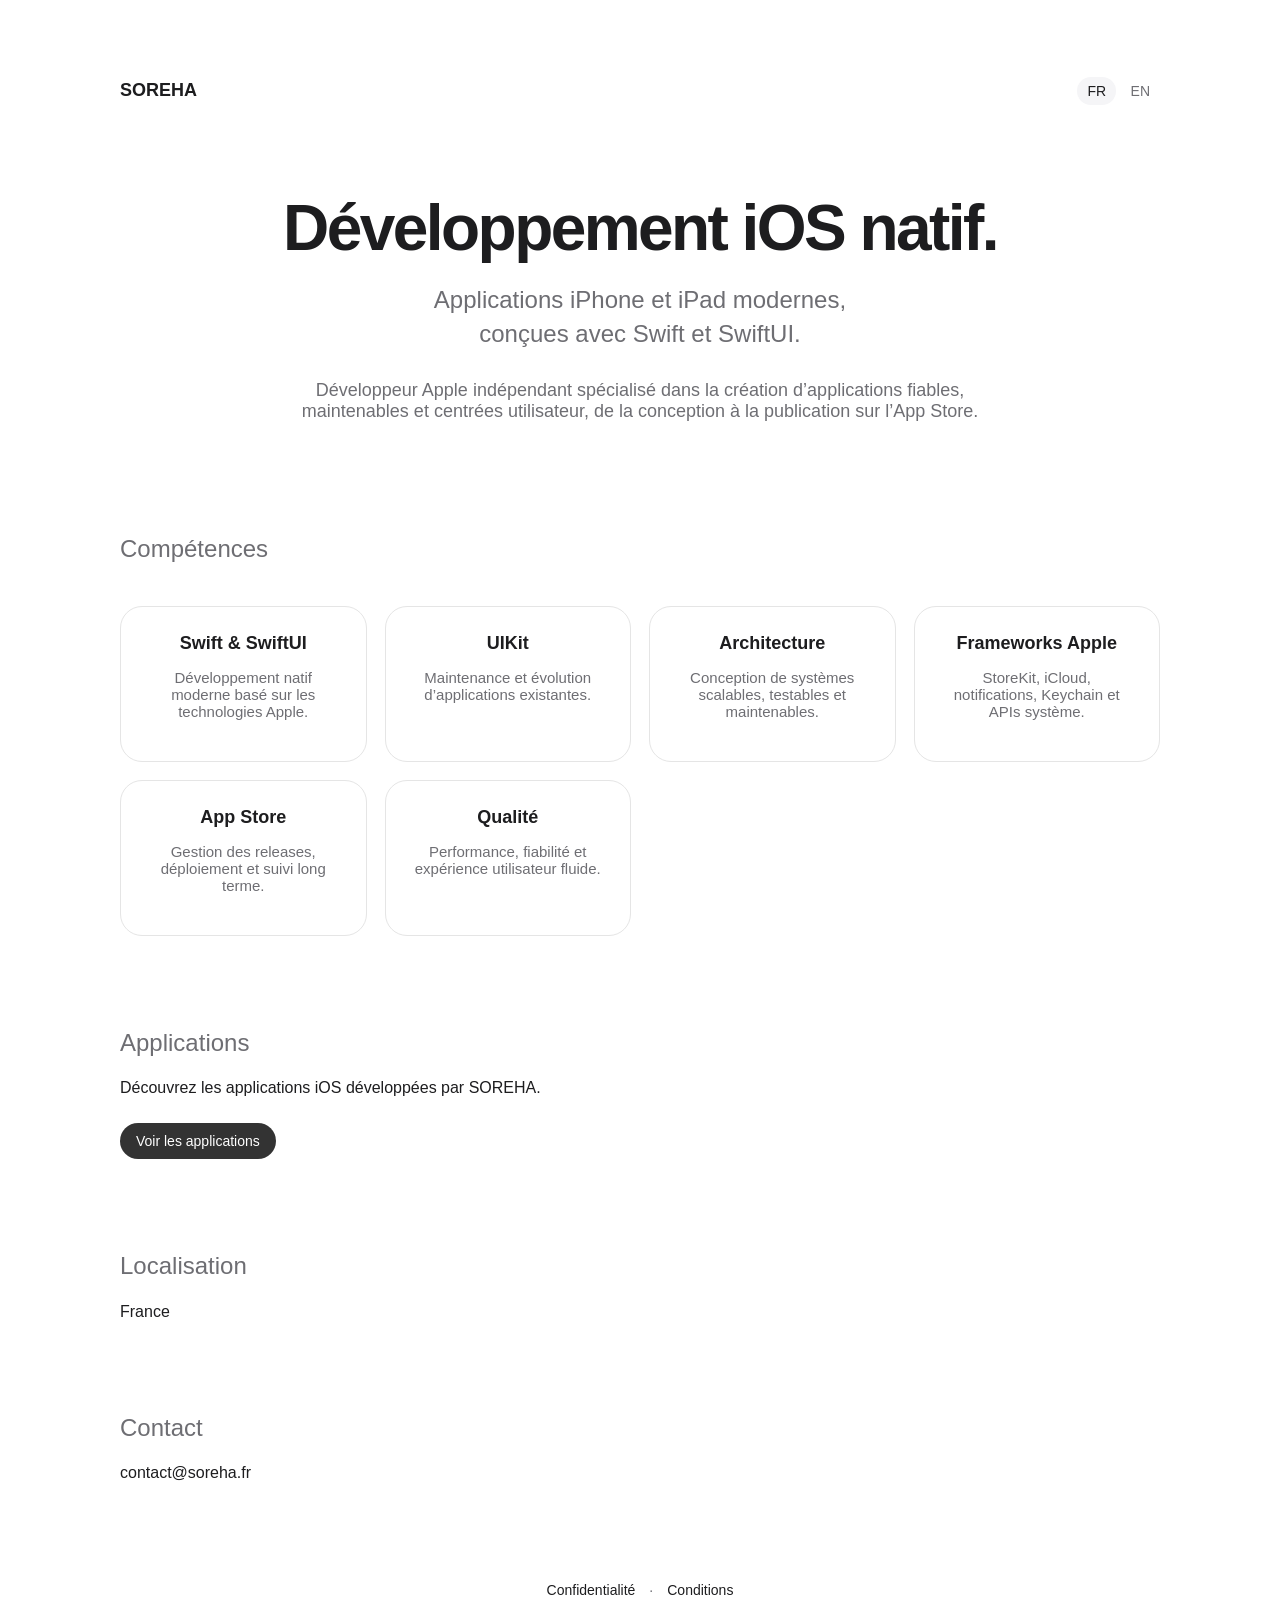
<file: index.html>
<!doctype html>
<html lang="fr">

<head>
  <meta charset="utf-8">
  <meta name="viewport" content="width=device-width, initial-scale=1">
  <meta name="robots" content="index, follow">

  <title>SOREHA – Développement iOS</title>

  <meta name="description"
        content="Développeur iOS indépendant spécialisé dans les applications natives iPhone et iPad avec Swift et SwiftUI.">

  <link rel="stylesheet" href="./style.css">
</head>

<body>

<div class="container">

  <header>

    <a class="logo" href="./index.html">SOREHA</a>

    <div class="lang">
      <span class="active">FR</span>
      <a href="./index-en.html">EN</a>
    </div>

  </header>

  <!-- HERO -->
  <section class="hero">

    <h1>Développement iOS natif.</h1>

    <h2>
      Applications iPhone et iPad modernes,<br>
      conçues avec Swift et SwiftUI.
    </h2>

    <p>
      Développeur Apple indépendant spécialisé dans la création d’applications fiables,
      maintenables et centrées utilisateur, de la conception à la publication sur l’App Store.
    </p>

  </section>

  <!-- CAPABILITIES -->
  <section class="section">

    <h2>Compétences</h2>

    <div class="cards">

      <div class="card">
        <h3>Swift & SwiftUI</h3>
        <p>Développement natif moderne basé sur les technologies Apple.</p>
      </div>

      <div class="card">
        <h3>UIKit</h3>
        <p>Maintenance et évolution d’applications existantes.</p>
      </div>

      <div class="card">
        <h3>Architecture</h3>
        <p>Conception de systèmes scalables, testables et maintenables.</p>
      </div>

      <div class="card">
        <h3>Frameworks Apple</h3>
        <p>StoreKit, iCloud, notifications, Keychain et APIs système.</p>
      </div>

      <div class="card">
        <h3>App Store</h3>
        <p>Gestion des releases, déploiement et suivi long terme.</p>
      </div>

      <div class="card">
        <h3>Qualité</h3>
        <p>Performance, fiabilité et expérience utilisateur fluide.</p>
      </div>

    </div>

  </section>

    <!-- Apps -->

<section class="section">

  <h2>Applications</h2>

  <p>
    Découvrez les applications iOS développées par SOREHA.
  </p>

  <p>
    <a class="button" href="./apps/index.html">
      Voir les applications
    </a>
  </p>

</section>

  <!-- LOCATION -->
  <section class="section">

    <h2>Localisation</h2>

    <p>France</p>

  </section>

  <!-- CONTACT -->
  <section class="section contact">

    <h2>Contact</h2>

    <a href="mailto:contact@soreha.fr">
      contact@soreha.fr
    </a>

  </section>

  <!-- FOOTER -->
  <footer>

    <a href="./privacy-policy.html">Confidentialité</a>
    <span>·</span>
    <a href="./terms.html">Conditions</a>

  </footer>

</div>

</body>

</html>
</file>
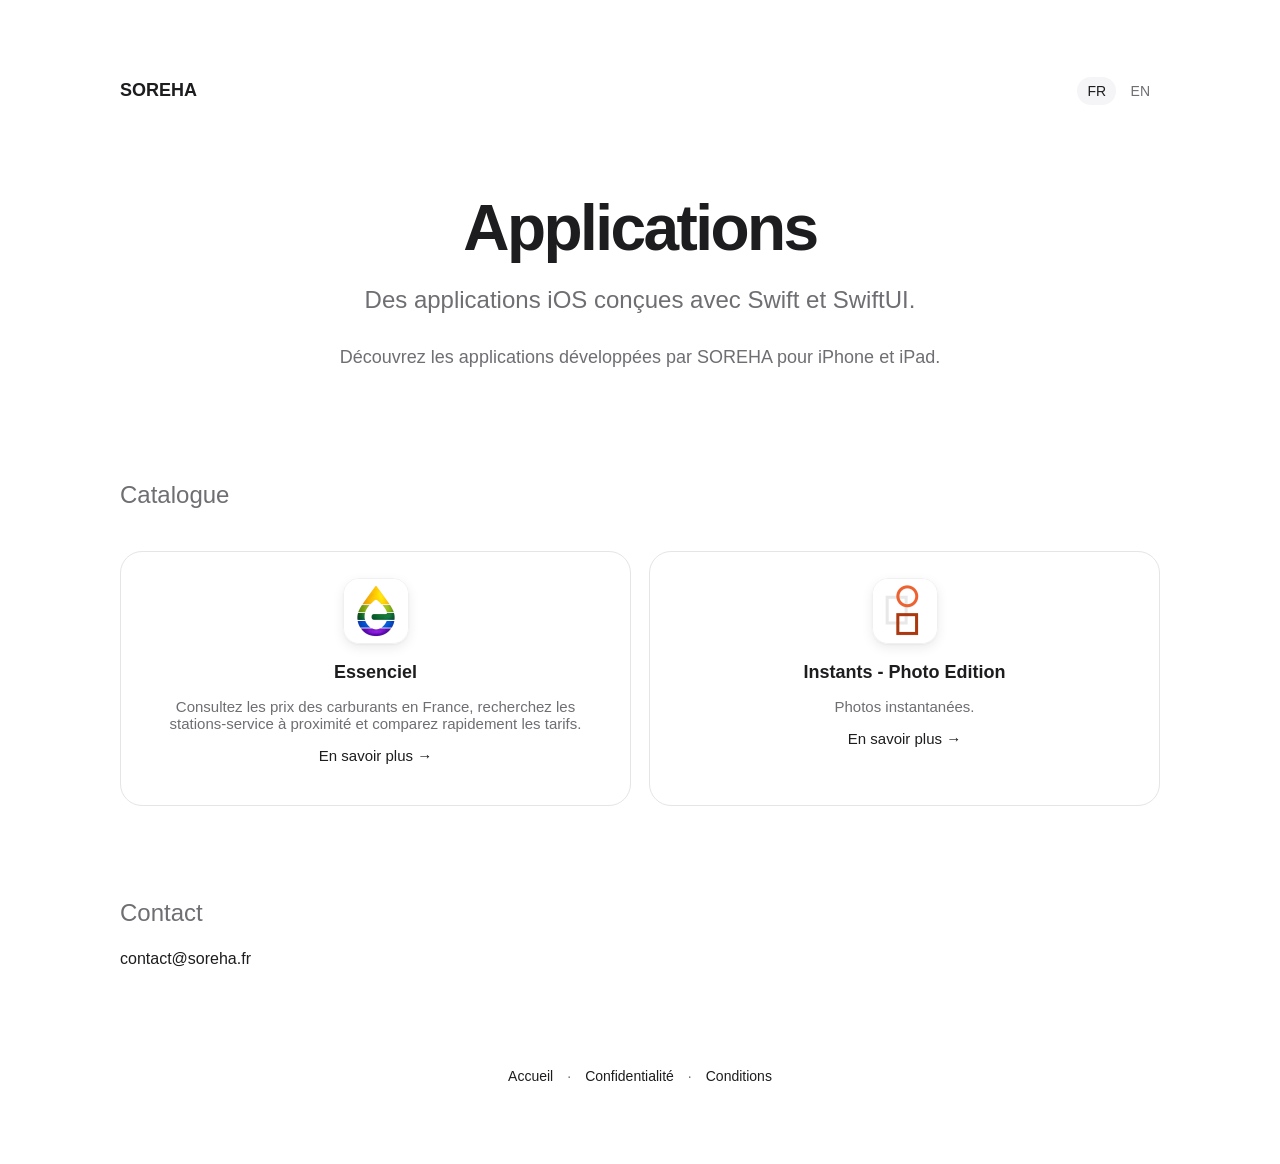
<file: apps/index.html>
<!doctype html>
<html lang="fr">

<head>
  <meta charset="utf-8">
  <meta name="viewport" content="width=device-width, initial-scale=1">
  <meta name="robots" content="index, follow">

  <title>Applications – SOREHA</title>

  <meta name="description" content="Découvrez les applications iOS développées par SOREHA.">

  <link rel="stylesheet" href="../style.css?v=20260708">
</head>

<body>

  <div class="container">

    <!-- Header -->
    <header>

      <a class="logo" href="../index.html">
        SOREHA
      </a>

      <div class="lang">
        <span class="active">FR</span>
        <a href="./index-en.html">EN</a>
      </div>

    </header>

    <!-- Hero -->
    <section class="hero">

      <h1>Applications</h1>

      <h2>
        Des applications iOS conçues avec Swift et SwiftUI.
      </h2>

      <p>
        Découvrez les applications développées par SOREHA pour iPhone et iPad.
      </p>

    </section>

    <!-- Apps -->
    <section class="section">

      <h2>Catalogue</h2>

      <div class="cards">

        <div class="card">

          <img class="app-icon" src="../images/essenciel-icon.png" alt="Icône Essenciel">

          <h3>Essenciel</h3>

          <p>
            Consultez les prix des carburants en France, recherchez les stations-service
            à proximité et comparez rapidement les tarifs.
          </p>

          <p>
            <a href="./essenciel.html">En savoir plus →</a>
          </p>

        </div>

        <div class="card">

          <img class="app-icon" src="../images/instants-icon.png" alt="Icône Instants">

          <h3>Instants - Photo Edition</h3>

          <p>
            Photos instantanées.
          </p>

          <p>
            <a href="./instants.html">En savoir plus →</a>
          </p>

        </div>
        <!--
      Exemple pour une future application

      <div class="card">

        <h3>Nom de l'application</h3>

        <p>
          Courte description.
        </p>

        <p>
          <a href="./nom-application.html">
            En savoir plus →
          </a>
        </p>

      </div>
      -->

      </div>

    </section>

    <!-- Contact -->
    <section class="section contact">

      <h2>Contact</h2>

      <a href="mailto:contact@soreha.fr">
        contact@soreha.fr
      </a>

    </section>

    <!-- Footer -->
    <footer>

      <a href="../index.html">Accueil</a>
      <span>·</span>
      <a href="../privacy-policy.html">Confidentialité</a>
      <span>·</span>
      <a href="../terms.html">Conditions</a>

    </footer>

  </div>

</body>

</html>
</file>
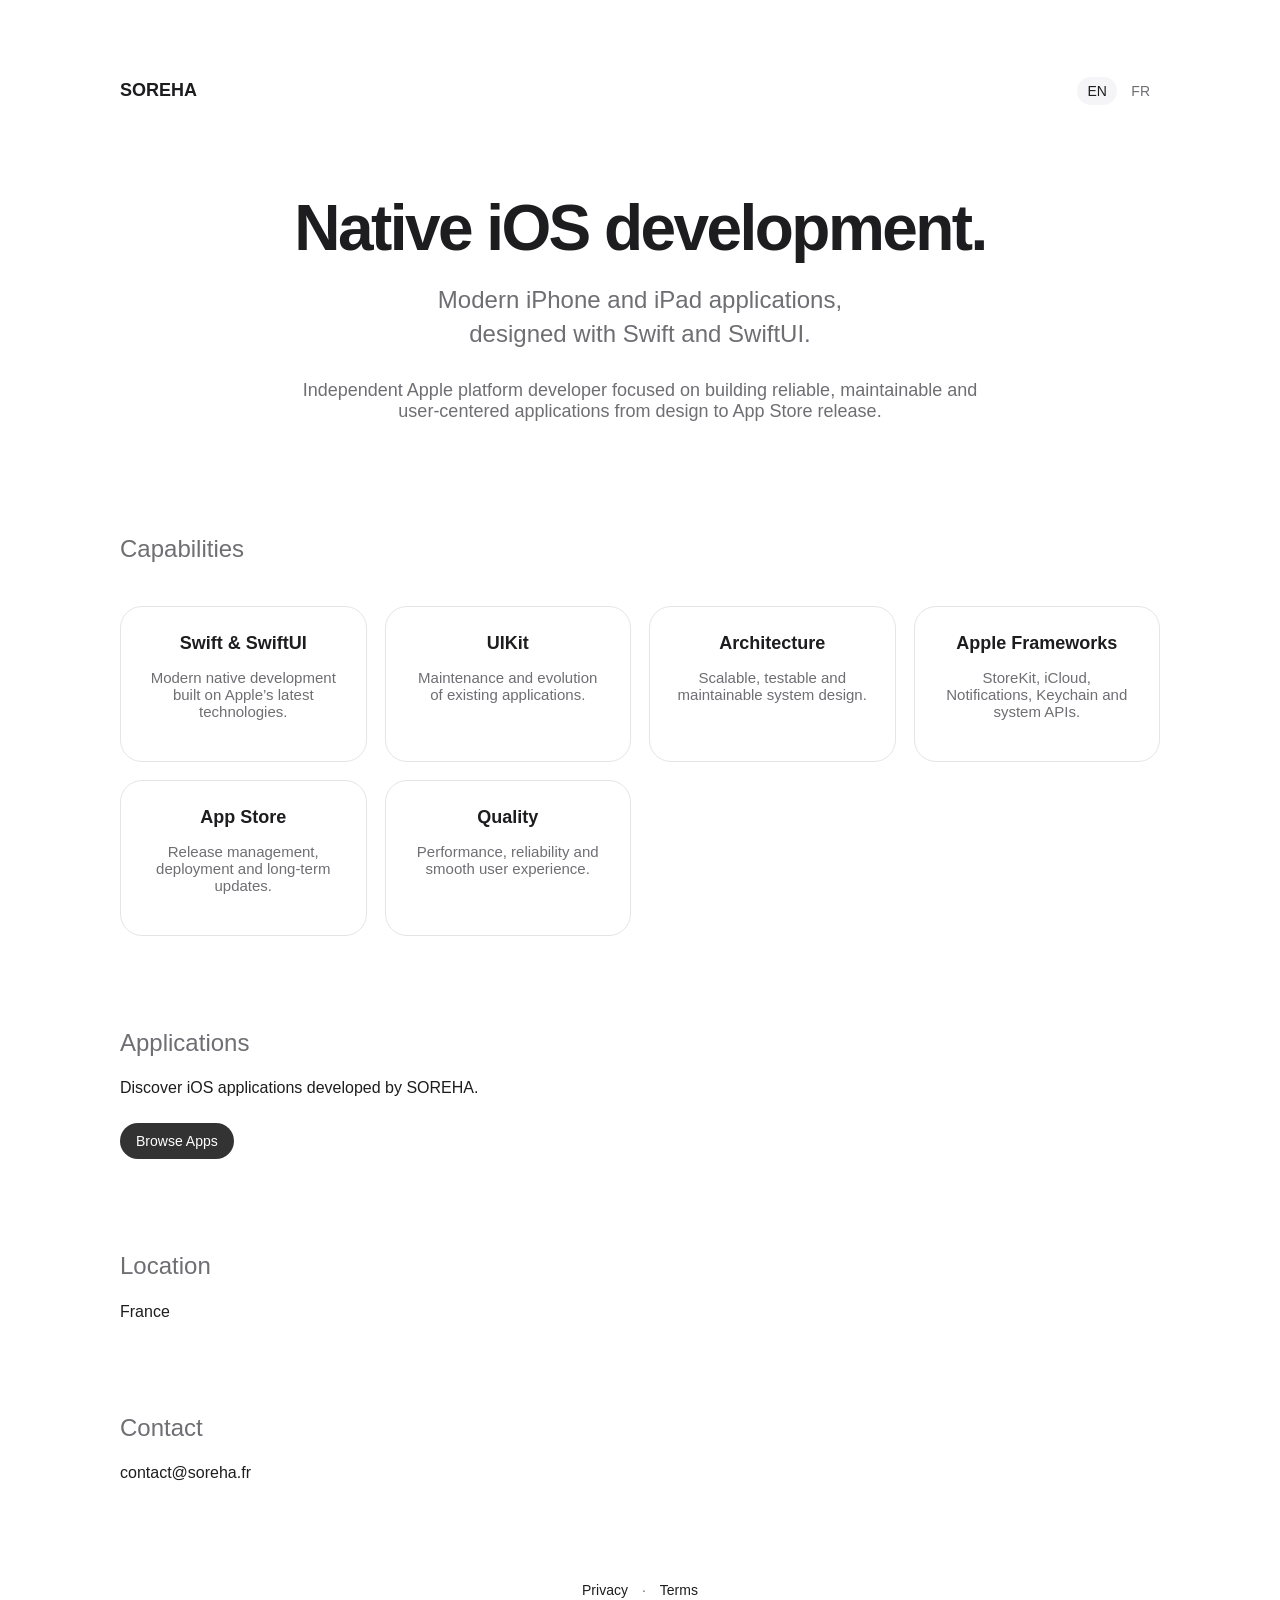
<file: index-en.html>
<!doctype html>
<html lang="en">

<head>
  <meta charset="utf-8">
  <meta name="viewport" content="width=device-width, initial-scale=1">
  <meta name="robots" content="index, follow">

  <title>SOREHA – iOS Development</title>

  <meta name="description"
        content="Independent iOS developer specializing in native iPhone and iPad applications using Swift and SwiftUI.">

  <link rel="stylesheet" href="./style.css">
</head>

<body>

<div class="container">

  <header>

    <a class="logo" href="./index.html">SOREHA</a>

    <div class="lang">
      <span class="active">EN</span>
      <a href="./index.html">FR</a>
    </div>

  </header>

  <!-- HERO -->
  <section class="hero">

    <h1>Native iOS development.</h1>

    <h2>
      Modern iPhone and iPad applications,<br>
      designed with Swift and SwiftUI.
    </h2>

    <p>
      Independent Apple platform developer focused on building reliable,
      maintainable and user-centered applications from design to App Store release.
    </p>

  </section>

  <!-- CAPABILITIES -->
  <section class="section">

    <h2>Capabilities</h2>

    <div class="cards">

      <div class="card">
        <h3>Swift & SwiftUI</h3>
        <p>Modern native development built on Apple’s latest technologies.</p>
      </div>

      <div class="card">
        <h3>UIKit</h3>
        <p>Maintenance and evolution of existing applications.</p>
      </div>

      <div class="card">
        <h3>Architecture</h3>
        <p>Scalable, testable and maintainable system design.</p>
      </div>

      <div class="card">
        <h3>Apple Frameworks</h3>
        <p>StoreKit, iCloud, Notifications, Keychain and system APIs.</p>
      </div>

      <div class="card">
        <h3>App Store</h3>
        <p>Release management, deployment and long-term updates.</p>
      </div>

      <div class="card">
        <h3>Quality</h3>
        <p>Performance, reliability and smooth user experience.</p>
      </div>

    </div>

  </section>

  <!-- Apps -->

<section class="section">

  <h2>Applications</h2>

  <p>
    Discover iOS applications developed by SOREHA.
  </p>

  <p>
    <a class="button" href="./apps/index-en.html">
      Browse Apps
    </a>
  </p>

</section>

  <!-- LOCATION -->
  <section class="section">

    <h2>Location</h2>

    <p>France</p>

  </section>

  <!-- CONTACT -->
  <section class="section contact">

    <h2>Contact</h2>

    <a href="mailto:contact@soreha.fr">
      contact@soreha.fr
    </a>

  </section>

  <!-- FOOTER -->
  <footer>

    <a href="./privacy-policy-en.html">Privacy</a>
    <span>·</span>
    <a href="./terms-en.html">Terms</a>

  </footer>

</div>

</body>

</html>
</file>
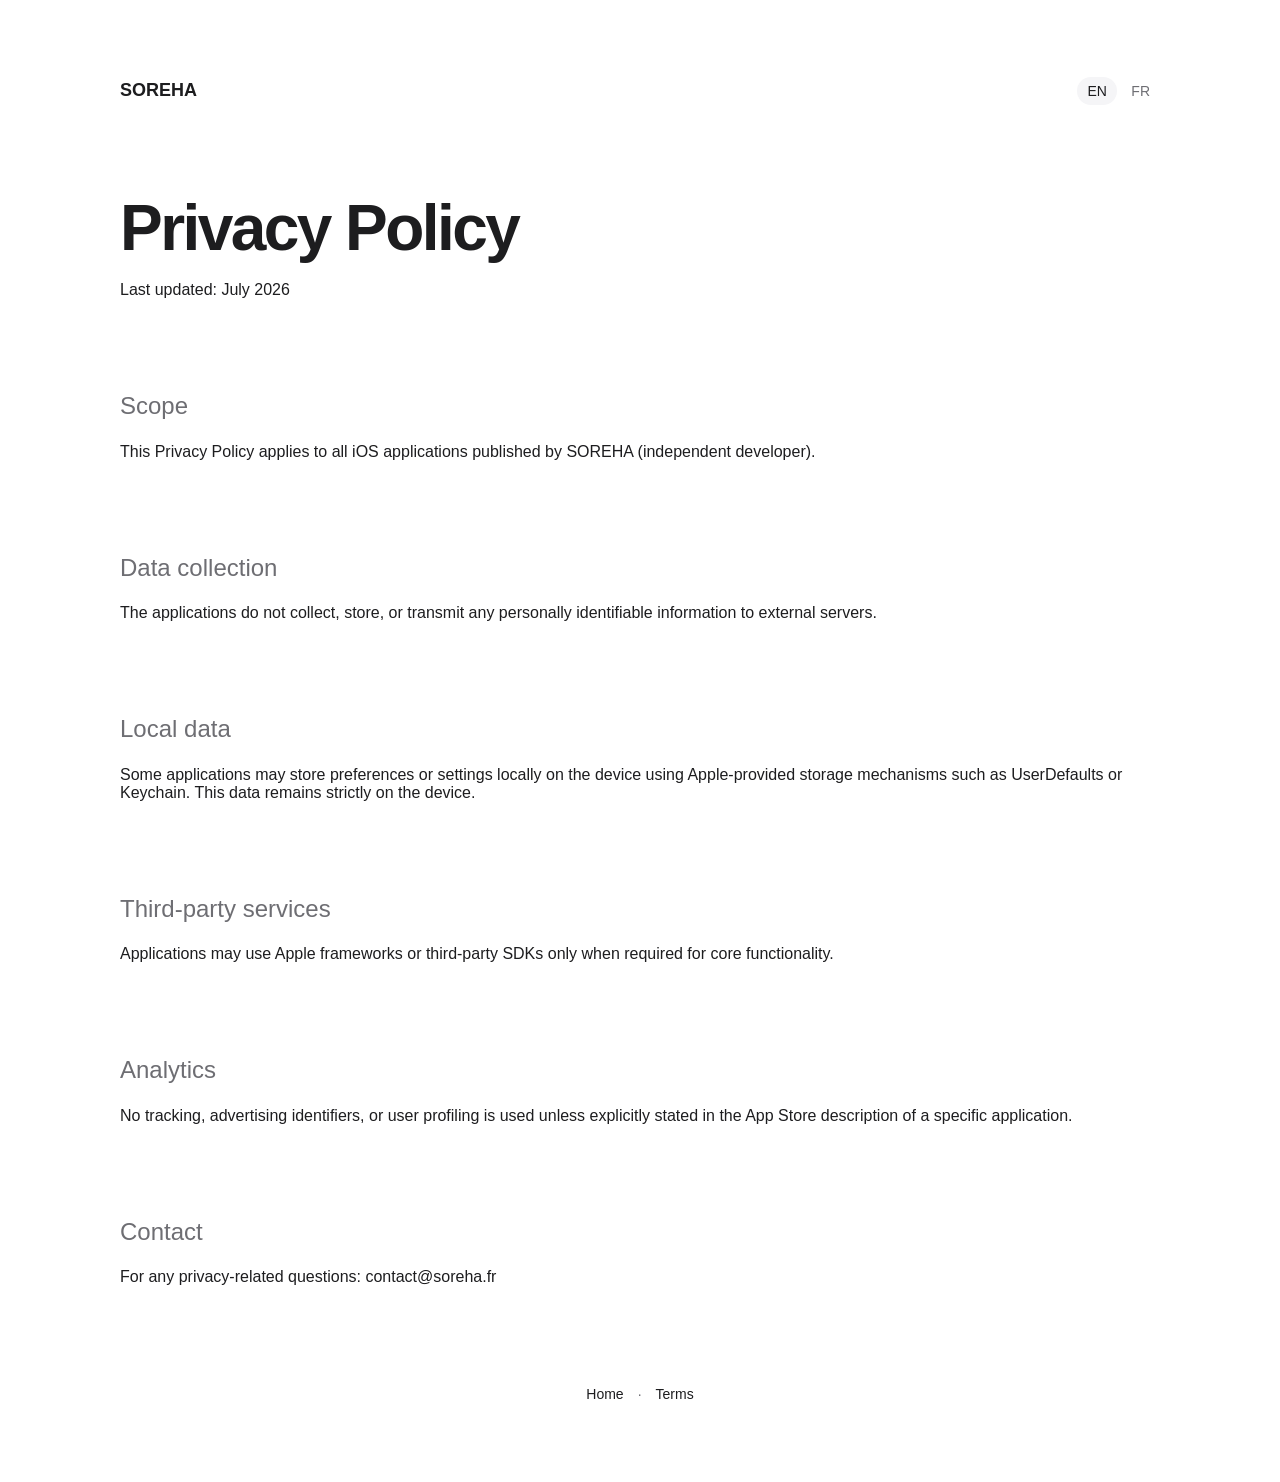
<file: privacy-policy-en.html>
<!doctype html>
<html lang="en">

<head>
  <meta charset="utf-8">
  <meta name="viewport" content="width=device-width, initial-scale=1">
  <meta name="robots" content="index, follow">

  <title>Privacy Policy – SOREHA</title>

  <meta name="description"
        content="Privacy policy for SOREHA iOS applications.">

  <link rel="stylesheet" href="./style.css">
</head>

<body>

<div class="container">

  <!-- Header -->
  <header>

    <a class="logo" href="./index-en.html">SOREHA</a>

    <div class="lang">
      <span class="active">EN</span>
      <a href="./privacy-policy.html">FR</a>
    </div>

  </header>

  <!-- Content -->
  <h1>Privacy Policy</h1>

  <p class="meta">Last updated: July 2026</p>

  <div class="section">

    <h2>Scope</h2>
    <p>
      This Privacy Policy applies to all iOS applications published by SOREHA (independent developer).
    </p>

  </div>

  <div class="section">

    <h2>Data collection</h2>
    <p>
      The applications do not collect, store, or transmit any personally identifiable information to external servers.
    </p>

  </div>

  <div class="section">

    <h2>Local data</h2>
    <p>
      Some applications may store preferences or settings locally on the device using Apple-provided storage mechanisms
      such as UserDefaults or Keychain. This data remains strictly on the device.
    </p>

  </div>

  <div class="section">

    <h2>Third-party services</h2>
    <p>
      Applications may use Apple frameworks or third-party SDKs only when required for core functionality.
    </p>

  </div>

  <div class="section">

    <h2>Analytics</h2>
    <p>
      No tracking, advertising identifiers, or user profiling is used unless explicitly stated in the App Store description of a specific application.
    </p>

  </div>

  <div class="section">

    <h2>Contact</h2>

    <p>
      For any privacy-related questions:
      <a href="mailto:contact@soreha.fr?subject=Privacy%20Policy">
        contact@soreha.fr
      </a>
    </p>

  </div>

  <!-- Footer -->
  <footer>

    <a href="./index-en.html">Home</a>
    <span>·</span>
    <a href="./terms-en.html">Terms</a>

  </footer>

</div>

</body>

</html>
</file>
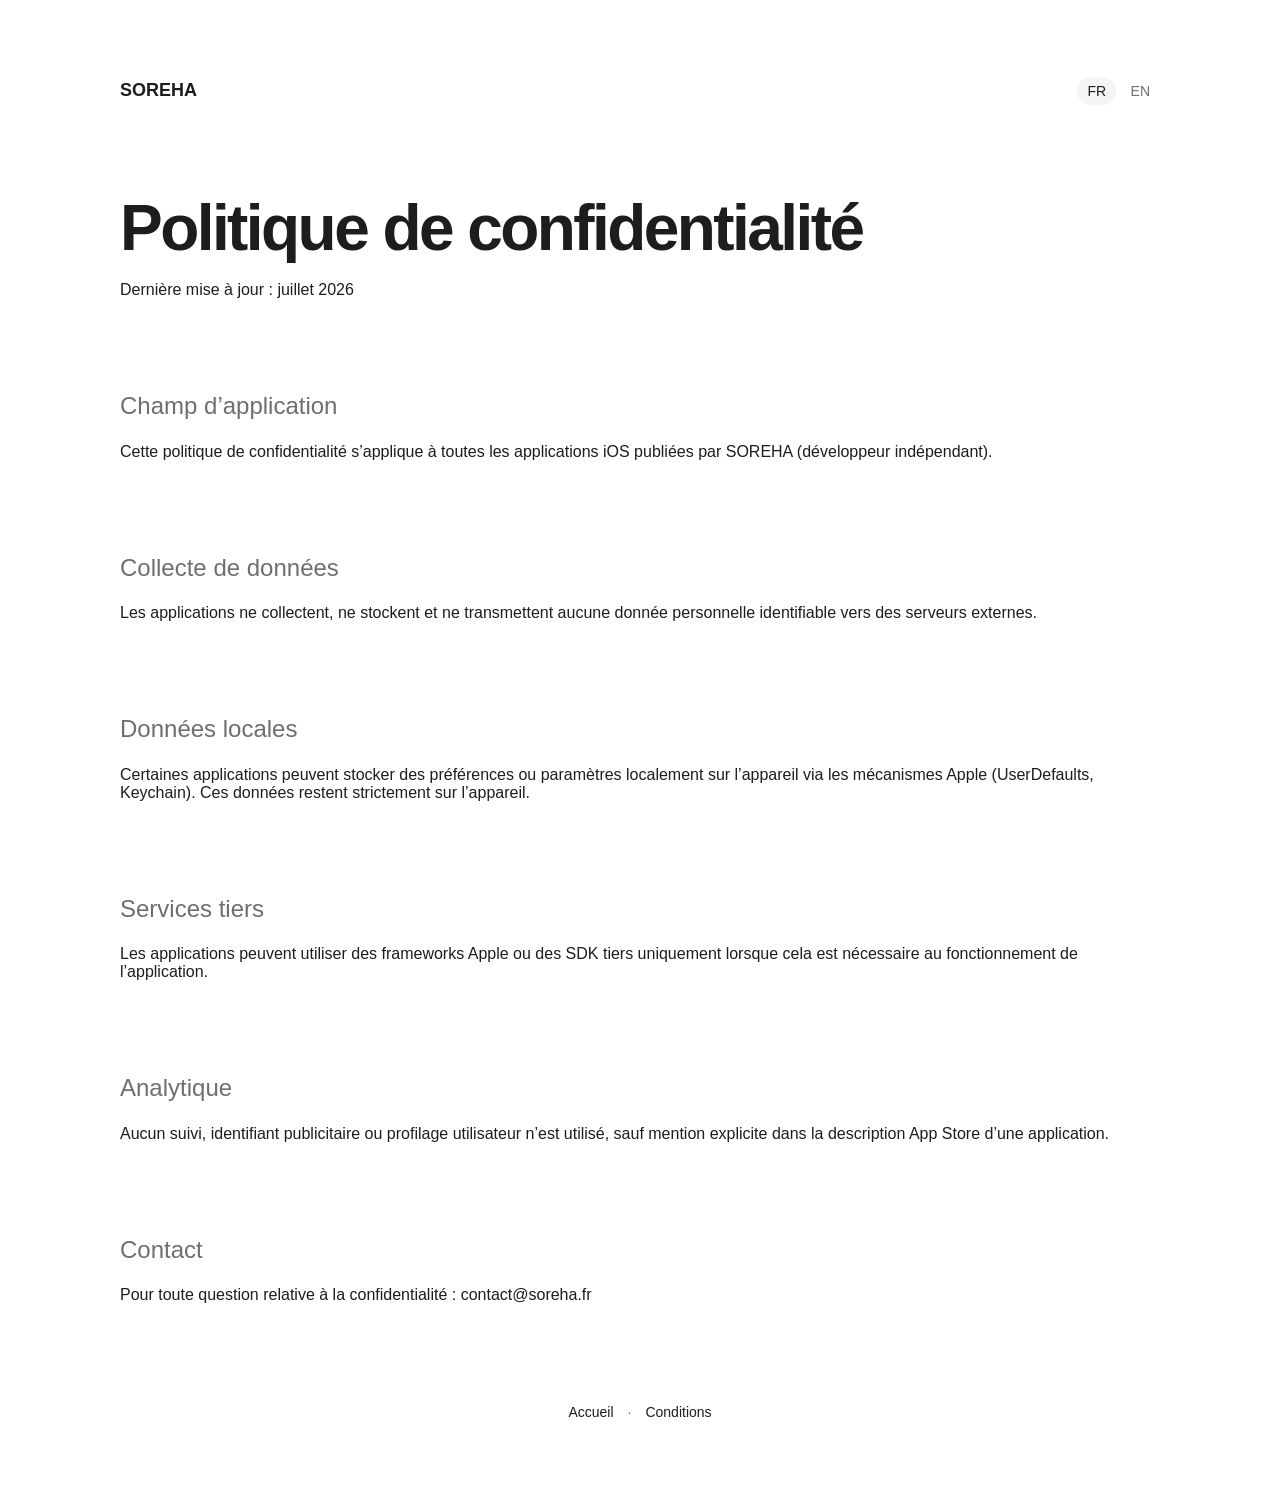
<file: privacy-policy.html>
<!doctype html>
<html lang="fr">

<head>
  <meta charset="utf-8">
  <meta name="viewport" content="width=device-width, initial-scale=1">
  <meta name="robots" content="index, follow">

  <title>Politique de confidentialité – SOREHA</title>

  <meta name="description"
        content="Politique de confidentialité des applications iOS SOREHA.">

  <link rel="stylesheet" href="./style.css">
</head>

<body>

<div class="container">

  <!-- Header -->
  <header>

    <a class="logo" href="./index-en.html">SOREHA</a>

    <div class="lang">
      <span class="active">FR</span>
      <a href="./privacy-policy-en.html">EN</a>
    </div>

  </header>

  <!-- Content -->
  <h1>Politique de confidentialité</h1>

  <p class="meta">Dernière mise à jour : juillet 2026</p>

  <div class="section">

    <h2>Champ d’application</h2>
    <p>
      Cette politique de confidentialité s’applique à toutes les applications iOS publiées par SOREHA (développeur indépendant).
    </p>

  </div>

  <div class="section">

    <h2>Collecte de données</h2>
    <p>
      Les applications ne collectent, ne stockent et ne transmettent aucune donnée personnelle identifiable vers des serveurs externes.
    </p>

  </div>

  <div class="section">

    <h2>Données locales</h2>
    <p>
      Certaines applications peuvent stocker des préférences ou paramètres localement sur l’appareil via les mécanismes Apple (UserDefaults, Keychain). Ces données restent strictement sur l’appareil.
    </p>

  </div>

  <div class="section">

    <h2>Services tiers</h2>
    <p>
      Les applications peuvent utiliser des frameworks Apple ou des SDK tiers uniquement lorsque cela est nécessaire au fonctionnement de l’application.
    </p>

  </div>

  <div class="section">

    <h2>Analytique</h2>
    <p>
      Aucun suivi, identifiant publicitaire ou profilage utilisateur n’est utilisé, sauf mention explicite dans la description App Store d’une application.
    </p>

  </div>

  <div class="section">

    <h2>Contact</h2>

    <p>
      Pour toute question relative à la confidentialité :
      <a href="mailto:contact@soreha.fr?subject=Politique%20de%20confidentialité">
        contact@soreha.fr
      </a>
    </p>

  </div>

  <!-- Footer -->
  <footer>

    <a href="./index.html">Accueil</a>
    <span>·</span>
    <a href="./terms.html">Conditions</a>

  </footer>

</div>

</body>

</html>
</file>
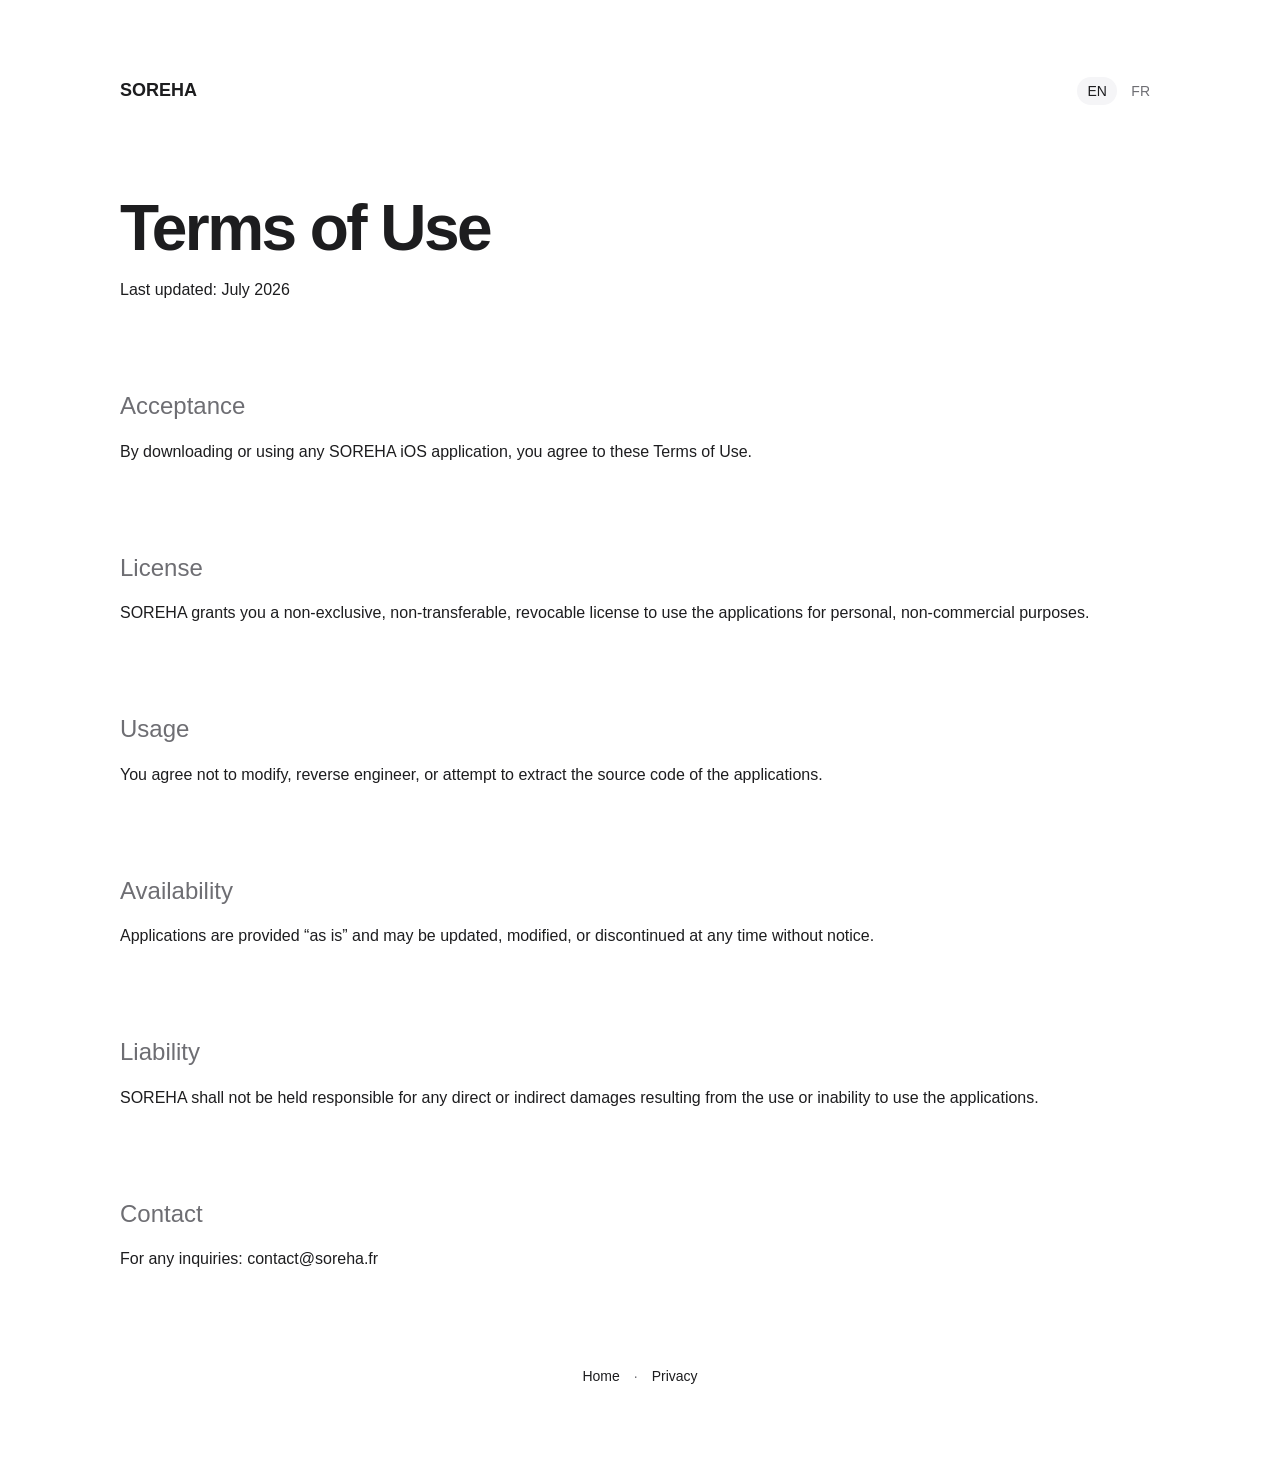
<file: terms-en.html>
<!doctype html>
<html lang="en">

<head>
  <meta charset="utf-8">
  <meta name="viewport" content="width=device-width, initial-scale=1">
  <meta name="robots" content="index, follow">

  <title>Terms of Use – SOREHA</title>

  <meta name="description"
        content="Terms of use for SOREHA iOS applications.">

  <link rel="stylesheet" href="./style.css">
</head>

<body>

<div class="container">

  <!-- Header -->
  <header>

    <a class="logo" href="./index.html">SOREHA</a>

    <div class="lang">
      <span class="active">EN</span>
      <a href="./terms.html">FR</a>
    </div>

  </header>

  <!-- Content -->
  <h1>Terms of Use</h1>

  <p class="meta">Last updated: July 2026</p>

  <div class="section">

    <h2>Acceptance</h2>
    <p>
      By downloading or using any SOREHA iOS application, you agree to these Terms of Use.
    </p>

  </div>

  <div class="section">

    <h2>License</h2>
    <p>
      SOREHA grants you a non-exclusive, non-transferable, revocable license to use the applications for personal,
      non-commercial purposes.
    </p>

  </div>

  <div class="section">

    <h2>Usage</h2>
    <p>
      You agree not to modify, reverse engineer, or attempt to extract the source code of the applications.
    </p>

  </div>

  <div class="section">

    <h2>Availability</h2>
    <p>
      Applications are provided “as is” and may be updated, modified, or discontinued at any time without notice.
    </p>

  </div>

  <div class="section">

    <h2>Liability</h2>
    <p>
      SOREHA shall not be held responsible for any direct or indirect damages resulting from the use or inability to use the applications.
    </p>

  </div>

  <div class="section">

    <h2>Contact</h2>

    <p>
      For any inquiries:
      <a href="mailto:contact@soreha.fr?subject=Terms%20of%20Use">
        contact@soreha.fr
      </a>
    </p>

  </div>

  <!-- Footer -->
  <footer>

    <a href="./index-en.html">Home</a>
    <span>·</span>
    <a href="./privacy-policy-en.html">Privacy</a>

  </footer>

</div>

</body>

</html>
</file>
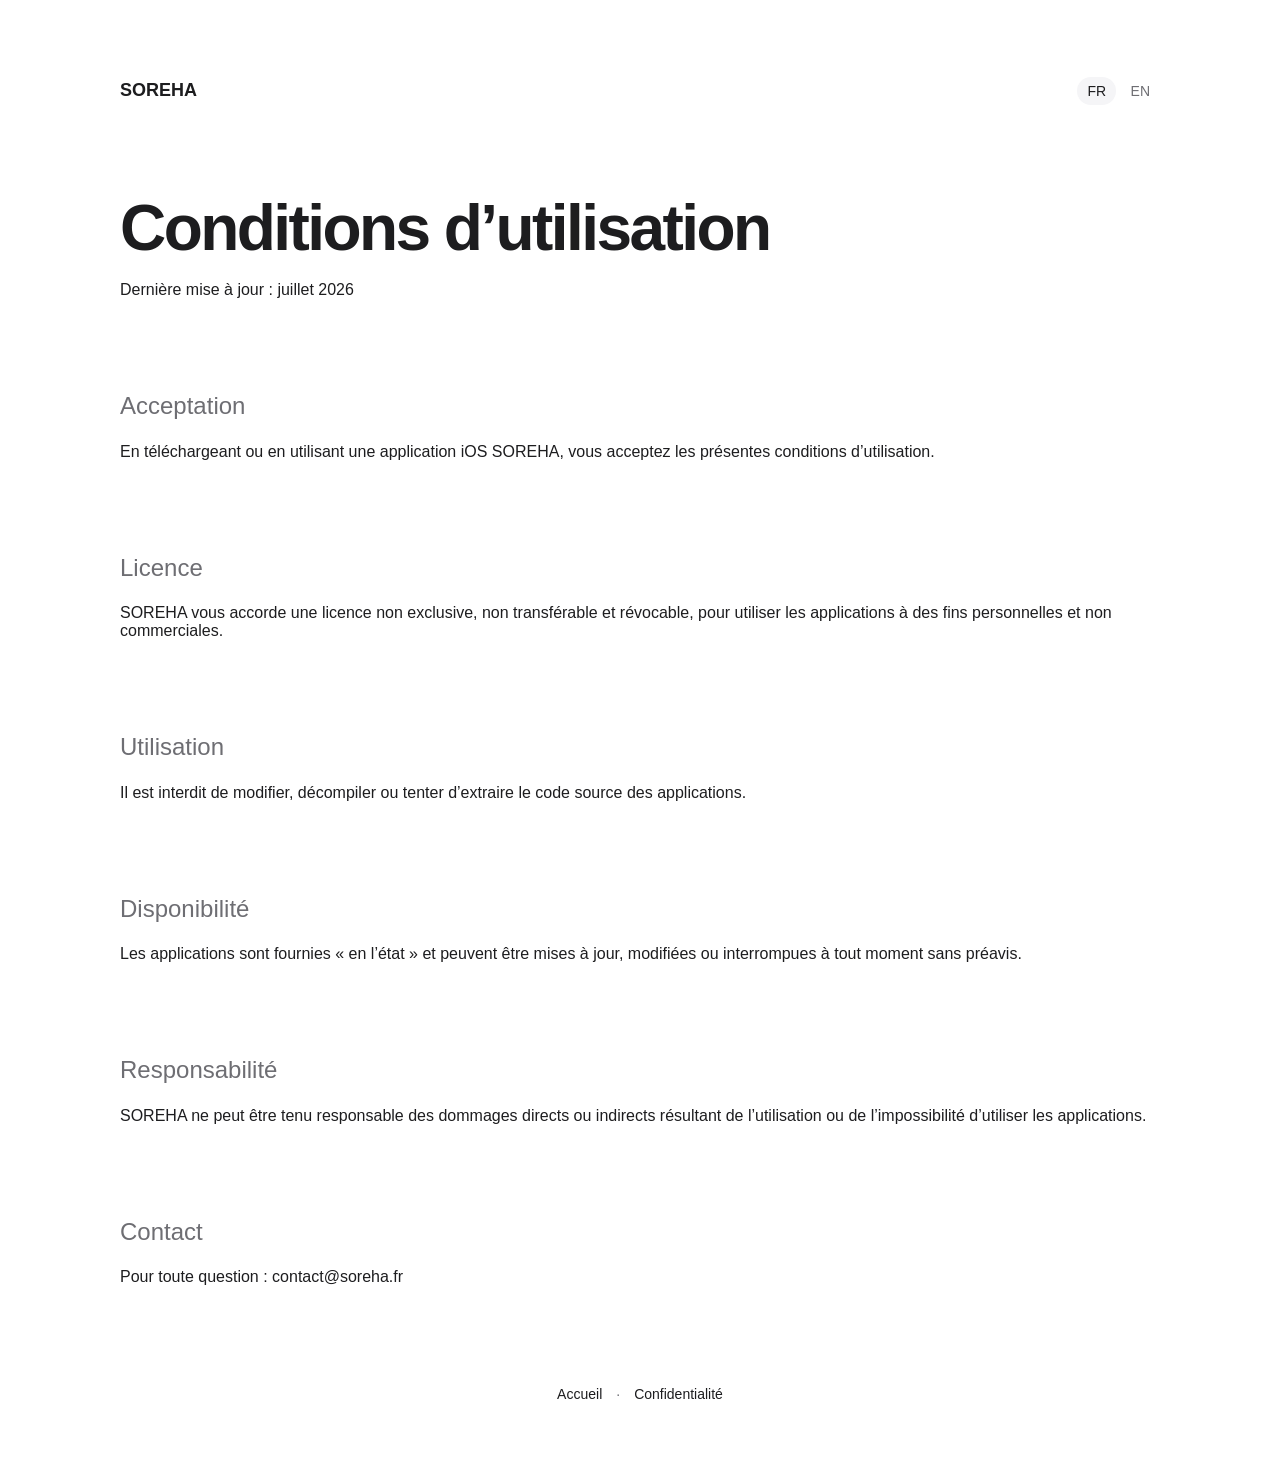
<file: terms.html>
<!doctype html>
<html lang="fr">

<head>
  <meta charset="utf-8">
  <meta name="viewport" content="width=device-width, initial-scale=1">
  <meta name="robots" content="index, follow">

  <title>Conditions d’utilisation – SOREHA</title>

  <meta name="description"
        content="Conditions d’utilisation des applications iOS SOREHA.">

  <link rel="stylesheet" href="./style.css">
</head>

<body>

<div class="container">

  <!-- Header -->
  <header>

    <a class="logo" href="./index.html">SOREHA</a>

    <div class="lang">
      <span class="active">FR</span>
      <a href="./terms-en.html">EN</a>
    </div>

  </header>

  <!-- Content -->
  <h1>Conditions d’utilisation</h1>

  <p class="meta">Dernière mise à jour : juillet 2026</p>

  <div class="section">

    <h2>Acceptation</h2>
    <p>
      En téléchargeant ou en utilisant une application iOS SOREHA, vous acceptez les présentes conditions d’utilisation.
    </p>

  </div>

  <div class="section">

    <h2>Licence</h2>
    <p>
      SOREHA vous accorde une licence non exclusive, non transférable et révocable, pour utiliser les applications à des fins personnelles et non commerciales.
    </p>

  </div>

  <div class="section">

    <h2>Utilisation</h2>
    <p>
      Il est interdit de modifier, décompiler ou tenter d’extraire le code source des applications.
    </p>

  </div>

  <div class="section">

    <h2>Disponibilité</h2>
    <p>
      Les applications sont fournies « en l’état » et peuvent être mises à jour, modifiées ou interrompues à tout moment sans préavis.
    </p>

  </div>

  <div class="section">

    <h2>Responsabilité</h2>
    <p>
      SOREHA ne peut être tenu responsable des dommages directs ou indirects résultant de l’utilisation ou de l’impossibilité d’utiliser les applications.
    </p>

  </div>

  <div class="section">

    <h2>Contact</h2>

    <p>
      Pour toute question :
      <a href="mailto:contact@soreha.fr?subject=Conditions%20d’utilisation">
        contact@soreha.fr
      </a>
    </p>

  </div>

  <!-- Footer -->
  <footer>

    <a href="./index.html">Accueil</a>
    <span>·</span>
    <a href="./privacy-policy.html">Confidentialité</a>

  </footer>

</div>

</body>

</html>
</file>
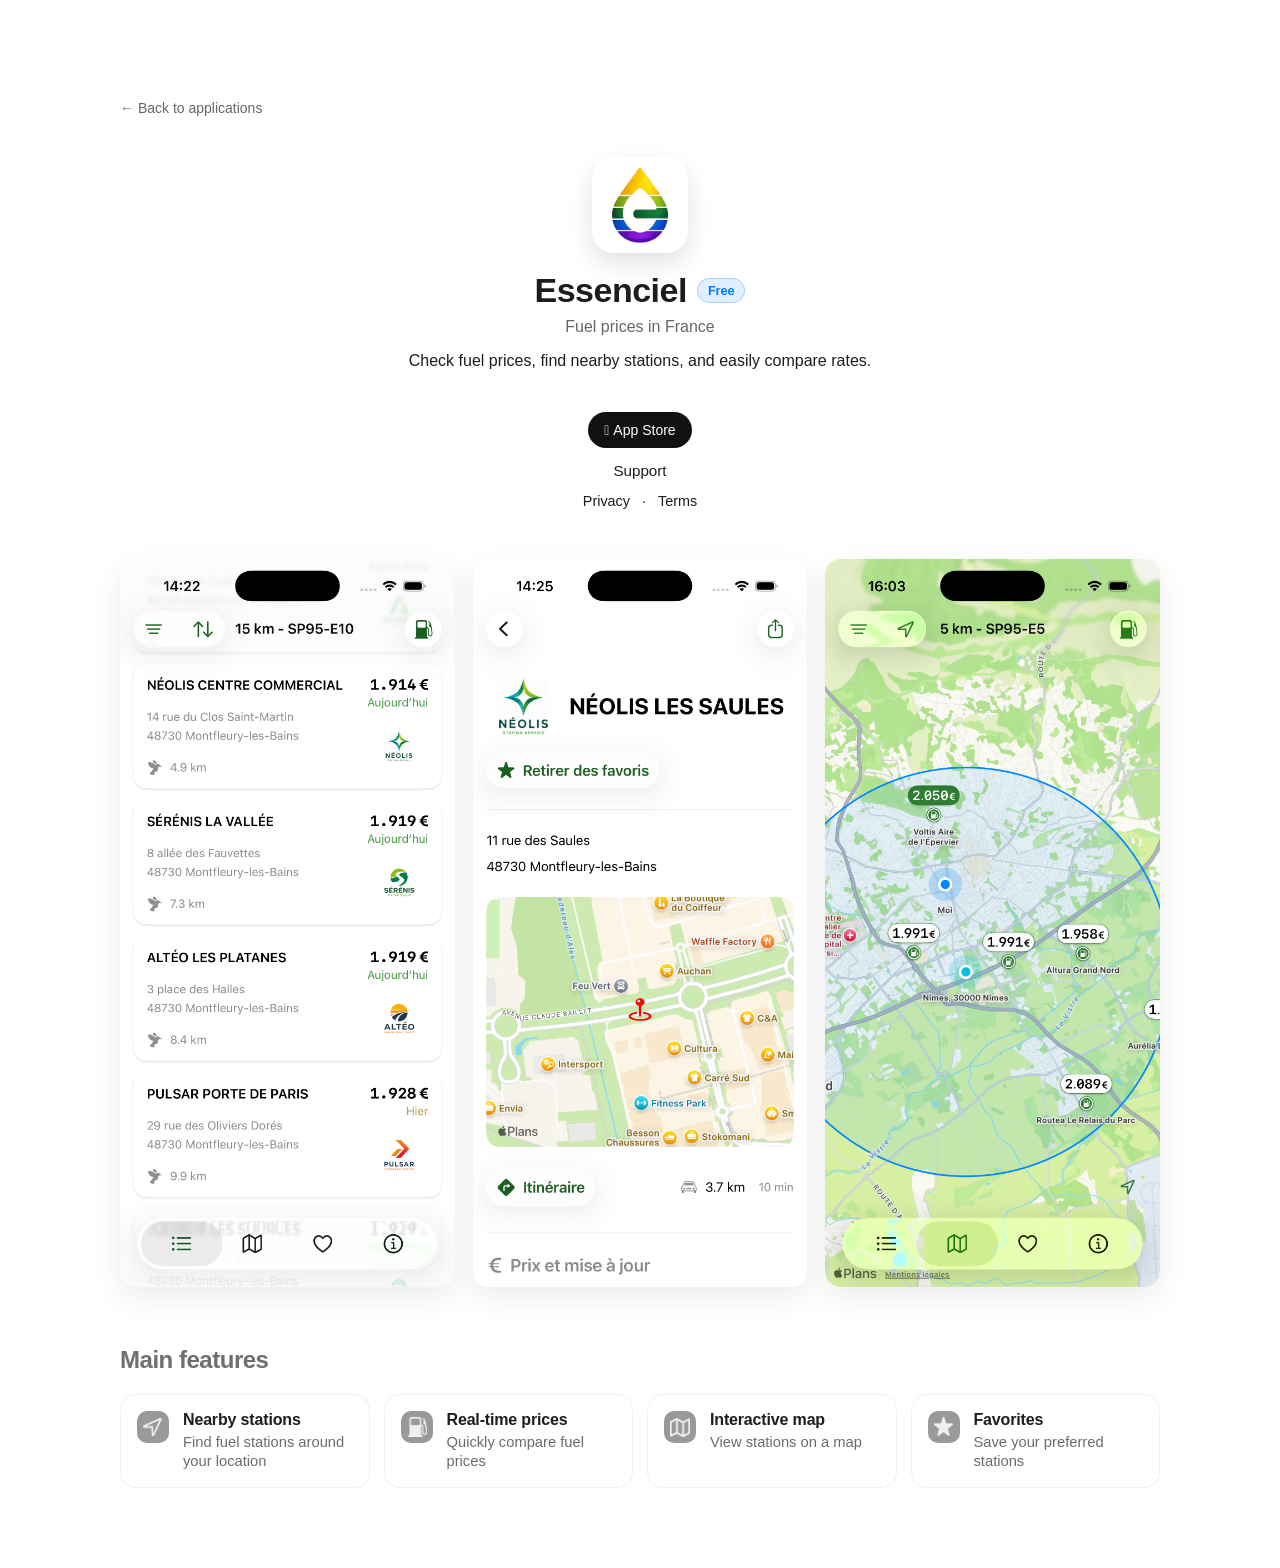
<file: apps/essenciel-en.html>
<!doctype html>
<html lang="en">

<head>
  <meta charset="utf-8">
  <meta name="viewport" content="width=device-width, initial-scale=1">
  <meta name="robots" content="index, follow">

  <title>Essenciel – SOREHA</title>

  <meta name="description" content="Essenciel - Fuel prices in France.">

  <link rel="stylesheet" href="../style.css?v=20260708">

</head>

<body>

  <div class="container">

    <!-- BACK -->
    <a class="back" href="./index-en.html">← Back to applications</a>

    <!-- HEADER -->
    <div class="app-header">

      <img class="app-icon-large" src="../images/essenciel-icon.png" alt="Essenciel icon">

      <div class="title-row">
        <h1 class="app-title">Essenciel</h1>
        <span class="badge-free">Free</span>
      </div>

      <p class="app-subtitle">
        Fuel prices in France
      </p>

      <p>
        Check fuel prices, find nearby stations, and easily compare rates.
      </p>

      <div class="cta">

        <a class="app-store" href="itms-apps://apps.apple.com/app/essenciel/id6767181651">
           App Store
        </a>

        <a class="support-link" href="./support-essenciel-en.html">
          Support
        </a>

        <div class="app-links">
          <a href="../privacy-policy-en.html">Privacy</a>
          <span>·</span>
          <a href="../terms-en.html">Terms</a>
        </div>

      </div>
    </div>

    <!-- SCREENSHOTS -->
    <div class="screens">

      <img src="../images/essenciel-1.png" alt="Essenciel screen 1">
      <img src="../images/essenciel-2.png" alt="Essenciel screen 2">
      <img src="../images/essenciel-3.png" alt="Essenciel screen 3">

    </div>

    <!-- FEATURES -->
    <div class="features">

      <h2>Main features</h2>

      <div class="features-grid">

        <div class="feature">
          <span class="feature-icon">
            <img class="feature-symbol" src="../images/symbols/location.png" alt="">
          </span>
          <div>
            <h3>Nearby stations</h3>
            <p>Find fuel stations around your location</p>
          </div>
        </div>

        <div class="feature">
          <span class="feature-icon">
            <img class="feature-symbol" src="../images/symbols/fuelpump.fill.png" alt="">
          </span>
          <div>
            <h3>Real-time prices</h3>
            <p>Quickly compare fuel prices</p>
          </div>
        </div>

        <div class="feature">
          <span class="feature-icon">
            <img class="feature-symbol" src="../images/symbols/map.png" alt="">
          </span>
          <div>
            <h3>Interactive map</h3>
            <p>View stations on a map</p>
          </div>
        </div>

        <div class="feature">
          <span class="feature-icon">
            <img class="feature-symbol" src="../images/symbols/star.fill.png" alt="">
          </span>
          <div>
            <h3>Favorites</h3>
            <p>Save your preferred stations</p>
          </div>
        </div>

      </div>

    </div>

  </div>

</body>

</html>
</file>
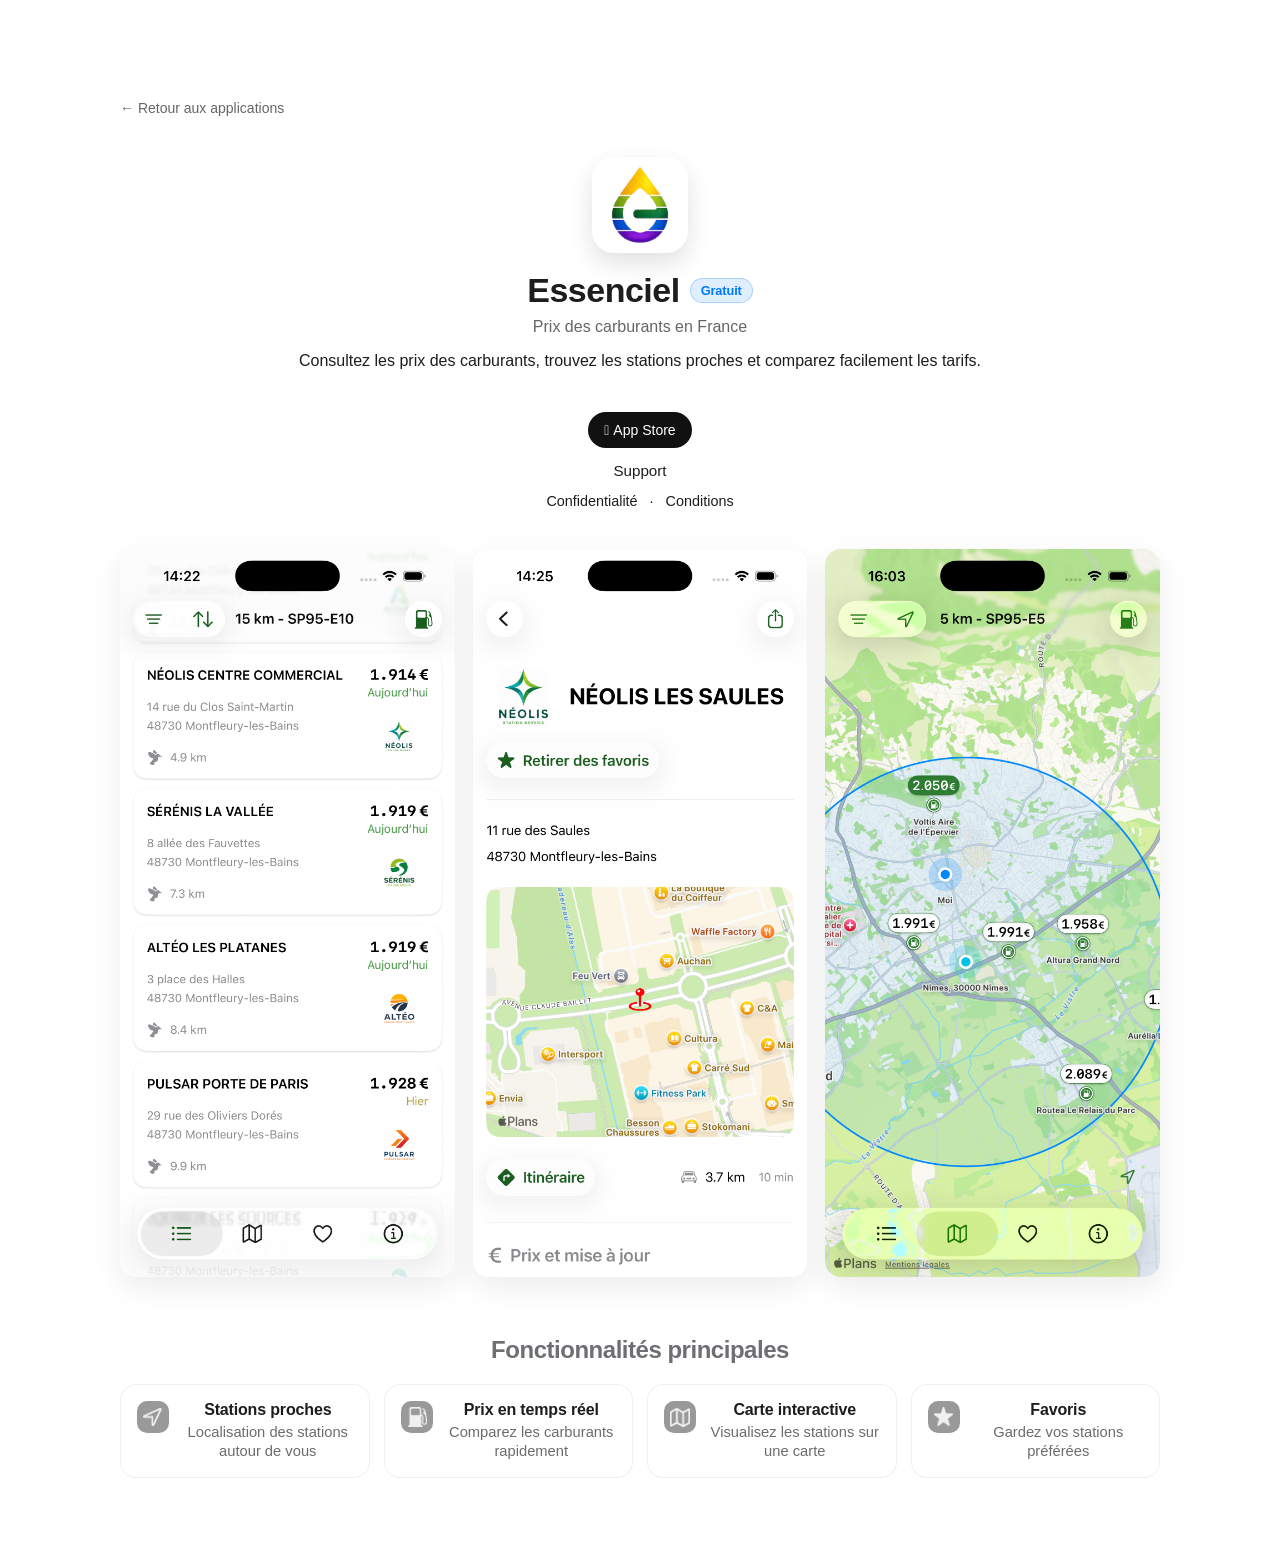
<file: apps/essenciel.html>
<!doctype html>
<html lang="fr">

<head>
  <meta charset="utf-8">
  <meta name="viewport" content="width=device-width, initial-scale=1">
  <meta name="robots" content="index, follow">

  <title>Essenciel – SOREHA</title>

  <meta name="description" content="Essenciel - Prix des carburants en France.">

  <link rel="stylesheet" href="../style.css?v=20260708">

</head>

<body>

  <div class="container">

    <!-- BACK -->
    <a class="back" href="./index.html">← Retour aux applications</a>

    <!-- HEADER -->
    <div class="app-header">

      <img class="app-icon-large" src="../images/essenciel-icon.png" alt="Essenciel icon">

      <div class="title-row">
        <h1 class="app-title">Essenciel</h1>
        <span class="badge-free">Gratuit</span>
      </div>

      <p class="app-subtitle">
        Prix des carburants en France
      </p>

      <p>
        Consultez les prix des carburants, trouvez les stations proches et comparez facilement les tarifs.
      </p>

      <div class="cta">
        <a class="app-store" href="itms-apps://apps.apple.com/app/essenciel/id6767181651">
           App Store
        </a>

        <a class="support-link" href="./support-essenciel.html">
          Support
        </a>

        <div class="app-links">
          <a href="../privacy-policy.html">Confidentialité</a>
          <span>·</span>
          <a href="../terms.html">Conditions</a>
        </div>
      </div>

      <!-- SCREENSHOTS -->
      <div class="screens">

        <img src="../images/essenciel-1.png" alt="Essenciel screen 1">
        <img src="../images/essenciel-2.png" alt="Essenciel screen 2">
        <img src="../images/essenciel-3.png" alt="Essenciel screen 3">

      </div>

      <!-- FONCTIONNALITÉS -->
      <div class="features">

        <h2>Fonctionnalités principales</h2>

        <div class="features-grid">

          <div class="feature">
            <span class="feature-icon">
              <img class="feature-symbol" src="../images/symbols/location.png" alt="">
            </span>
            <div>
              <h3>Stations proches</h3>
              <p>Localisation des stations autour de vous</p>
            </div>
          </div>

          <div class="feature">
            <span class="feature-icon">
              <img class="feature-symbol" src="../images/symbols/fuelpump.fill.png" alt="">
            </span>
            <div>
              <h3>Prix en temps réel</h3>
              <p>Comparez les carburants rapidement</p>
            </div>
          </div>

          <div class="feature">
            <span class="feature-icon">
              <img class="feature-symbol" src="../images/symbols/map.png" alt="">
            </span>
            <div>
              <h3>Carte interactive</h3>
              <p>Visualisez les stations sur une carte</p>
            </div>
          </div>

          <div class="feature">
            <span class="feature-icon">
              <img class="feature-symbol" src="../images/symbols/star.fill.png" alt="">
            </span>
            <div>
              <h3>Favoris</h3>
              <p>Gardez vos stations préférées</p>
            </div>
          </div>

        </div>

      </div>

    </div>

</body>

</html>
</file>
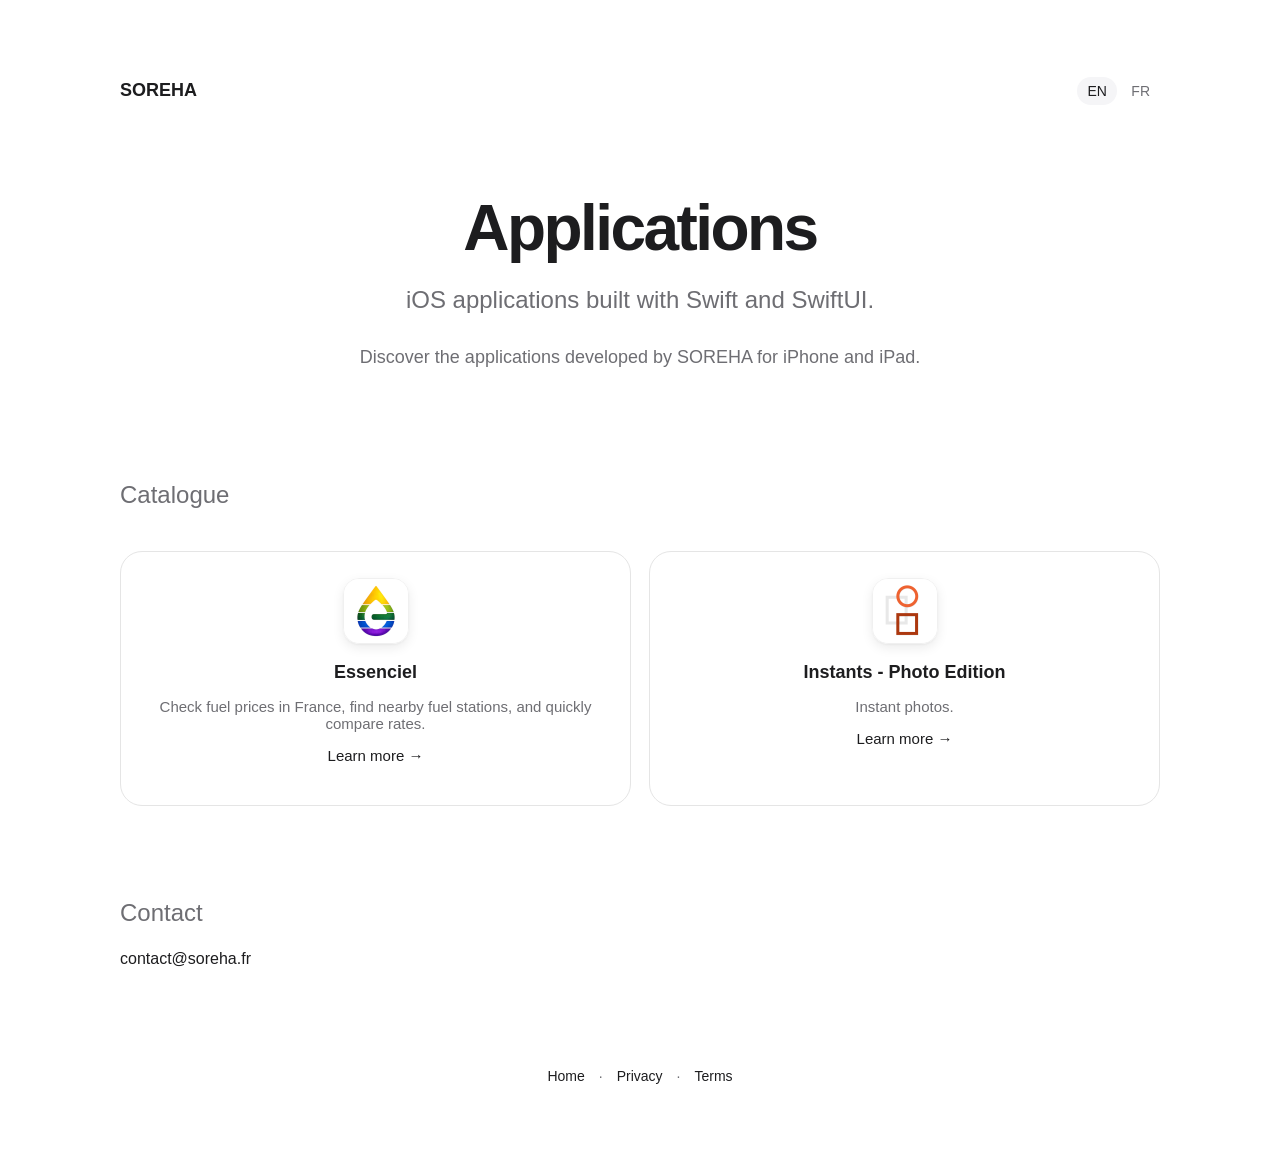
<file: apps/index-en.html>
<!doctype html>
<html lang="en">

<head>
  <meta charset="utf-8">
  <meta name="viewport" content="width=device-width, initial-scale=1">
  <meta name="robots" content="index, follow">

  <title>Applications – SOREHA</title>

  <meta name="description"
        content="Discover iOS applications developed by SOREHA.">

  <link rel="stylesheet" href="../style.css?v=20260708">
</head>

<body>

<div class="container">

  <!-- Header -->
  <header>

    <a class="logo" href="../index.html">
      SOREHA
    </a>

    <div class="lang">
      <span class="active">EN</span>
      <a href="./index.html">FR</a>
    </div>

  </header>

  <!-- Hero -->
  <section class="hero">

    <h1>Applications</h1>

    <h2>
      iOS applications built with Swift and SwiftUI.
    </h2>

    <p>
      Discover the applications developed by SOREHA for iPhone and iPad.
    </p>

  </section>

  <!-- Apps -->
  <section class="section">

    <h2>Catalogue</h2>

    <div class="cards">

      <div class="card">

        <img class="app-icon"
             src="../images/essenciel-icon.png"
             alt="Essenciel icon">

        <h3>Essenciel</h3>

        <p>
          Check fuel prices in France, find nearby fuel stations,
          and quickly compare rates.
        </p>

        <p>
          <a href="./essenciel-en.html">Learn more →</a>
        </p>

      </div>

        <div class="card">

          <img class="app-icon" src="../images/instants-icon.png" alt="Instants icon">

          <h3>Instants - Photo Edition</h3>

          <p>
            Instant photos.
          </p>

          <p>
            <a href="./instants-en.html">Learn more →</a>
          </p>

        </div>
    
      <!--
      Example for a future application

      <div class="card">

        <h3>App name</h3>

        <p>
          Short description.
        </p>

        <p>
          <a href="./app-name.html">
            Learn more →
          </a>
        </p>

      </div>
      -->

    </div>

  </section>

  <!-- Contact -->
  <section class="section contact">

    <h2>Contact</h2>

    <a href="mailto:contact@soreha.fr">
      contact@soreha.fr
    </a>

  </section>

  <!-- Footer -->
  <footer>

    <a href="../index-en.html">Home</a>
    <span>·</span>
    <a href="../privacy-policy-en.html">Privacy</a>
    <span>·</span>
    <a href="../terms-en.html">Terms</a>

  </footer>

</div>

</body>

</html>
</file>
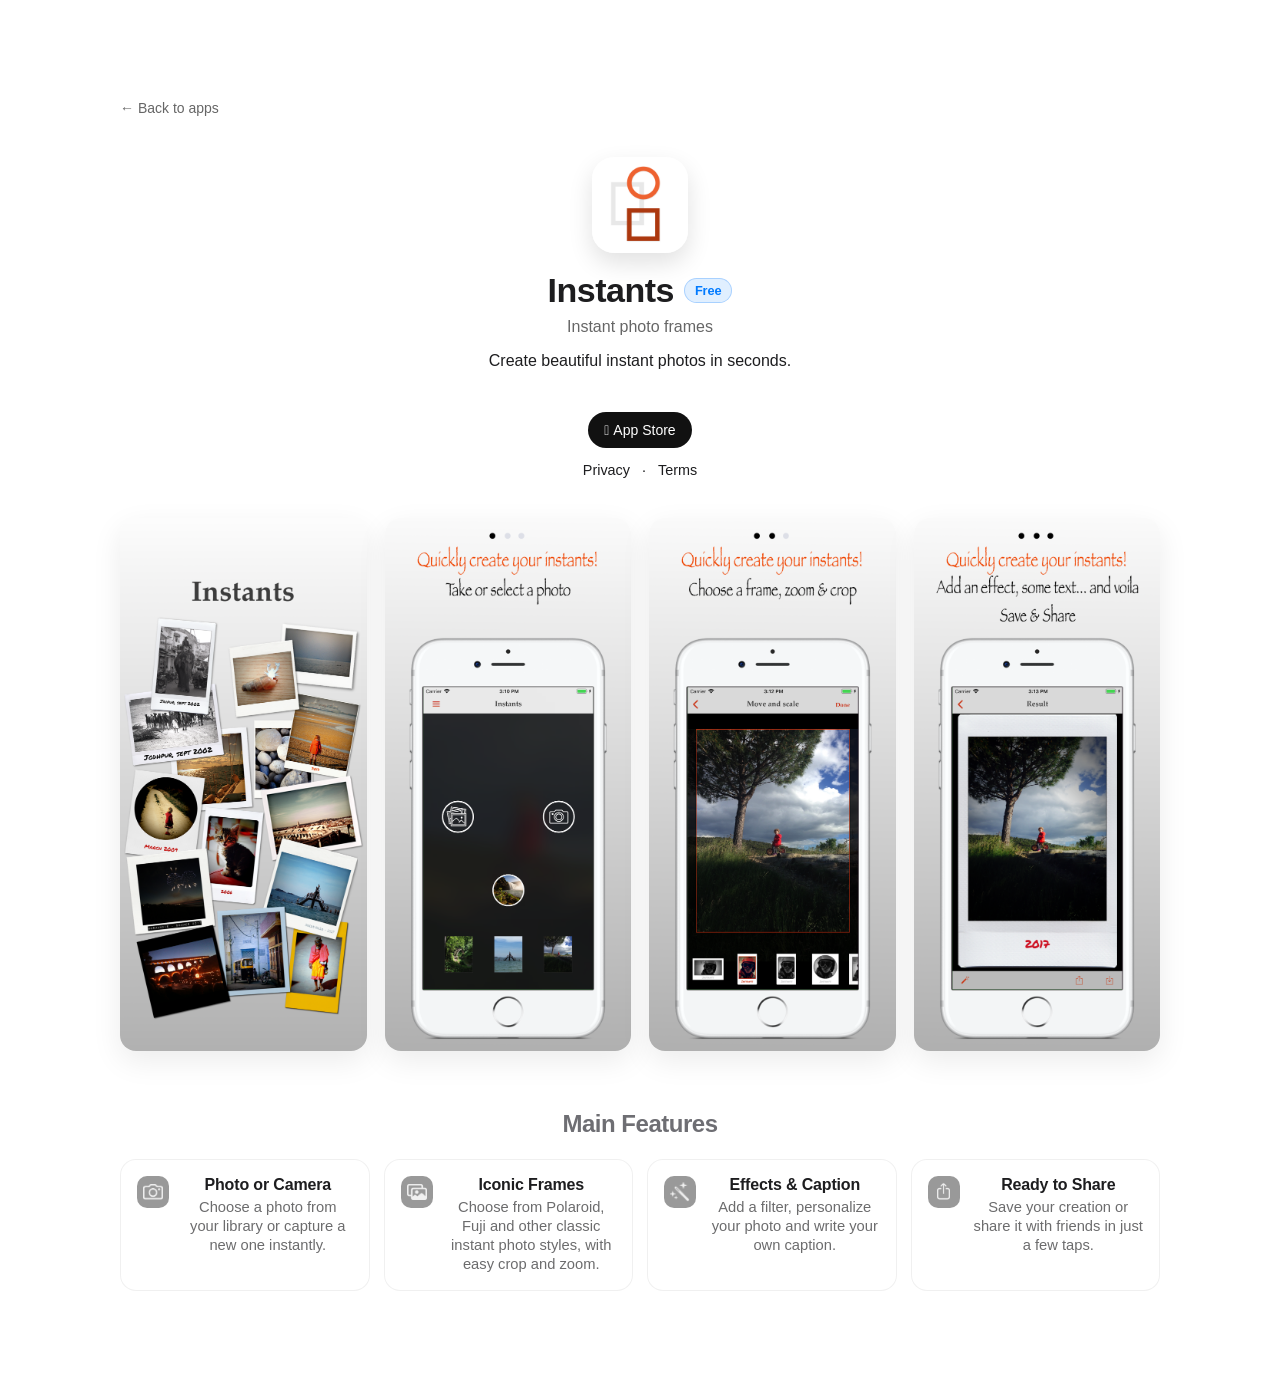
<file: apps/instants-en.html>
<!doctype html>
<html lang="en">

<head>
  <meta charset="utf-8">
  <meta name="viewport" content="width=device-width, initial-scale=1">
  <meta name="robots" content="index, follow">

  <title>Instants – SOREHA</title>

  <meta name="description" content="Instants - Instant photo frames.">

  <link rel="stylesheet" href="../style.css?v=20260708">

</head>

<body>

  <div class="container">

    <!-- BACK -->
    <a class="back" href="./index-en.html">← Back to apps</a>

    <!-- HEADER -->
    <div class="app-header">

      <img class="app-icon-large" src="../images/instants-icon.png" alt="Instants icon">

      <div class="title-row">
        <h1 class="app-title">Instants</h1>
        <span class="badge-free">Free</span>
      </div>

      <p class="app-subtitle">
        Instant photo frames
      </p>

      <p>
        Create beautiful instant photos in seconds.
      </p>

      <div class="cta">
        <a class="app-store" href="itms-apps://apps.apple.com/en/app/instants-photo-edition/id947399666">
           App Store
        </a>

        <!--
        <a class="support-link" href="./support-instants.html">
          Support
        </a>
-->

        <div class="app-links">
          <a href="../privacy-policy-en.html">Privacy</a>
          <span>·</span>
          <a href="../terms-en.html">Terms</a>
        </div>
      </div>

      <!-- SCREENSHOTS -->
      <div class="screens">

        <img src="../images/instants-0.png" alt="Preview">
        <img src="../images/instants-1-en.png" alt="Instants screenshot 2">
        <img src="../images/instants-2-en.png" alt="Instants screenshot 3">
        <img src="../images/instants-3-en.png" alt="Instants screenshot 4">

      </div>

      <!-- FEATURES -->
      <div class="features">

        <h2>Main Features</h2>

        <div class="features-grid">

          <div class="feature">
            <span class="feature-icon">
              <img class="feature-symbol" src="../images/symbols/camera.png" alt="">
            </span>
            <div>
              <h3>Photo or Camera</h3>
              <p>Choose a photo from your library or capture a new one instantly.</p>
            </div>
          </div>

          <div class="feature">
            <span class="feature-icon">
              <img class="feature-symbol" src="../images/symbols/photo.on.rectangle.png" alt="">
            </span>
            <div>
              <h3>Iconic Frames</h3>
              <p>Choose from Polaroid, Fuji and other classic instant photo styles, with easy crop and zoom.</p>
            </div>
          </div>

          <div class="feature">
            <span class="feature-icon">
              <img class="feature-symbol" src="../images/symbols/wand.and.sparkles.png" alt="">
            </span>
            <div>
              <h3>Effects & Caption</h3>
              <p>Add a filter, personalize your photo and write your own caption.</p>
            </div>
          </div>

          <div class="feature">
            <span class="feature-icon">
              <img class="feature-symbol" src="../images/symbols/square.and.arrow.up.png" alt="">
            </span>
            <div>
              <h3>Ready to Share</h3>
              <p>Save your creation or share it with friends in just a few taps.</p>
            </div>
          </div>

        </div>

      </div>

    </div>

</body>

</html>
</file>
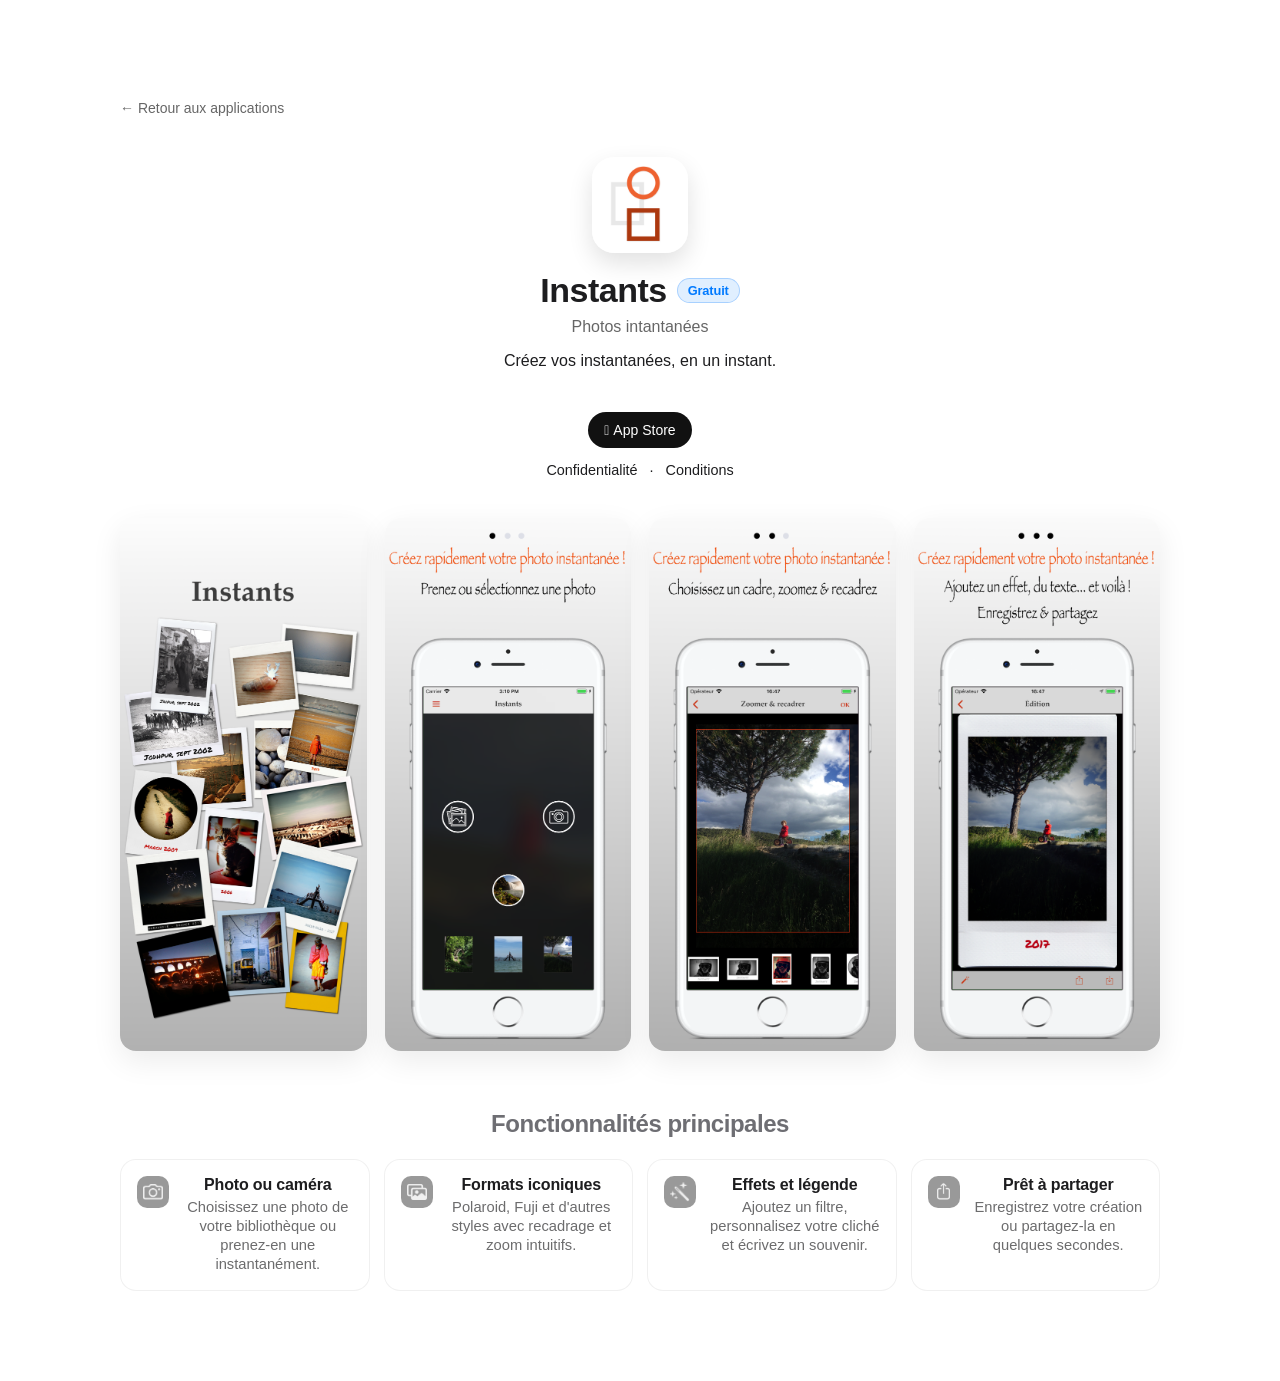
<file: apps/instants.html>
<!doctype html>
<html lang="fr">

<head>
  <meta charset="utf-8">
  <meta name="viewport" content="width=device-width, initial-scale=1">
  <meta name="robots" content="index, follow">

  <title>Essenciel – SOREHA</title>

  <meta name="description" content="Instants - Photos instantanées.">

  <link rel="stylesheet" href="../style.css?v=20260708">

</head>

<body>

  <div class="container">

    <!-- BACK -->
    <a class="back" href="./index.html">← Retour aux applications</a>

    <!-- HEADER -->
    <div class="app-header">

      <img class="app-icon-large" src="../images/instants-icon.png" alt="Icône Instants">

      <div class="title-row">
        <h1 class="app-title">Instants</h1>
        <span class="badge-free">Gratuit</span>
      </div>

      <p class="app-subtitle">
        Photos intantanées
      </p>

      <p>
        Créez vos instantanées, en un instant.
      </p>

      <div class="cta">
        <a class="app-store" href="itms-apps://apps.apple.com/fr/app/instants-photo-edition/id947399666">
           App Store
        </a>
        <!-- 
        <a class="support-link" href="./support-instants.html">
          Support
        </a>
-->

        <div class="app-links">
          <a href="../privacy-policy.html">Confidentialité</a>
          <span>·</span>
          <a href="../terms.html">Conditions</a>
        </div>
      </div>

      <!-- SCREENSHOTS -->
      <div class="screens">

        <img src="../images/instants-0.png" alt="Aperçu">
        <img src="../images/instants-1.png" alt="Instants capture 2">
        <img src="../images/instants-2.png" alt="Instants capture 3">
        <img src="../images/instants-3.png" alt="Instants capture 4">

      </div>

      <!-- FONCTIONNALITÉS -->
      <div class="features">

        <h2>Fonctionnalités principales</h2>

        <div class="features-grid">

          <div class="feature">
            <span class="feature-icon">
              <img class="feature-symbol" src="../images/symbols/camera.png" alt="">
            </span>
            <div>
              <h3>Photo ou caméra</h3>
              <p>Choisissez une photo de votre bibliothèque ou prenez-en une instantanément.</p>
            </div>
          </div>

          <div class="feature">
            <span class="feature-icon">
              <img class="feature-symbol" src="../images/symbols/photo.on.rectangle.png" alt="">
            </span>
            <div>
              <h3>Formats iconiques</h3>
              <p>Polaroid, Fuji et d'autres styles avec recadrage et zoom intuitifs.</p>
            </div>
          </div>

          <div class="feature">
            <span class="feature-icon">
              <img class="feature-symbol" src="../images/symbols/wand.and.sparkles.png" alt="">
            </span>
            <div>
              <h3>Effets et légende</h3>
              <p>Ajoutez un filtre, personnalisez votre cliché et écrivez un souvenir.</p>
            </div>
          </div>

          <div class="feature">
            <span class="feature-icon">
              <img class="feature-symbol" src="../images/symbols/square.and.arrow.up.png" alt="">
            </span>
            <div>
              <h3>Prêt à partager</h3>
              <p>Enregistrez votre création ou partagez-la en quelques secondes.</p>
            </div>
          </div>

        </div>

      </div>

    </div>

</body>

</html>
</file>
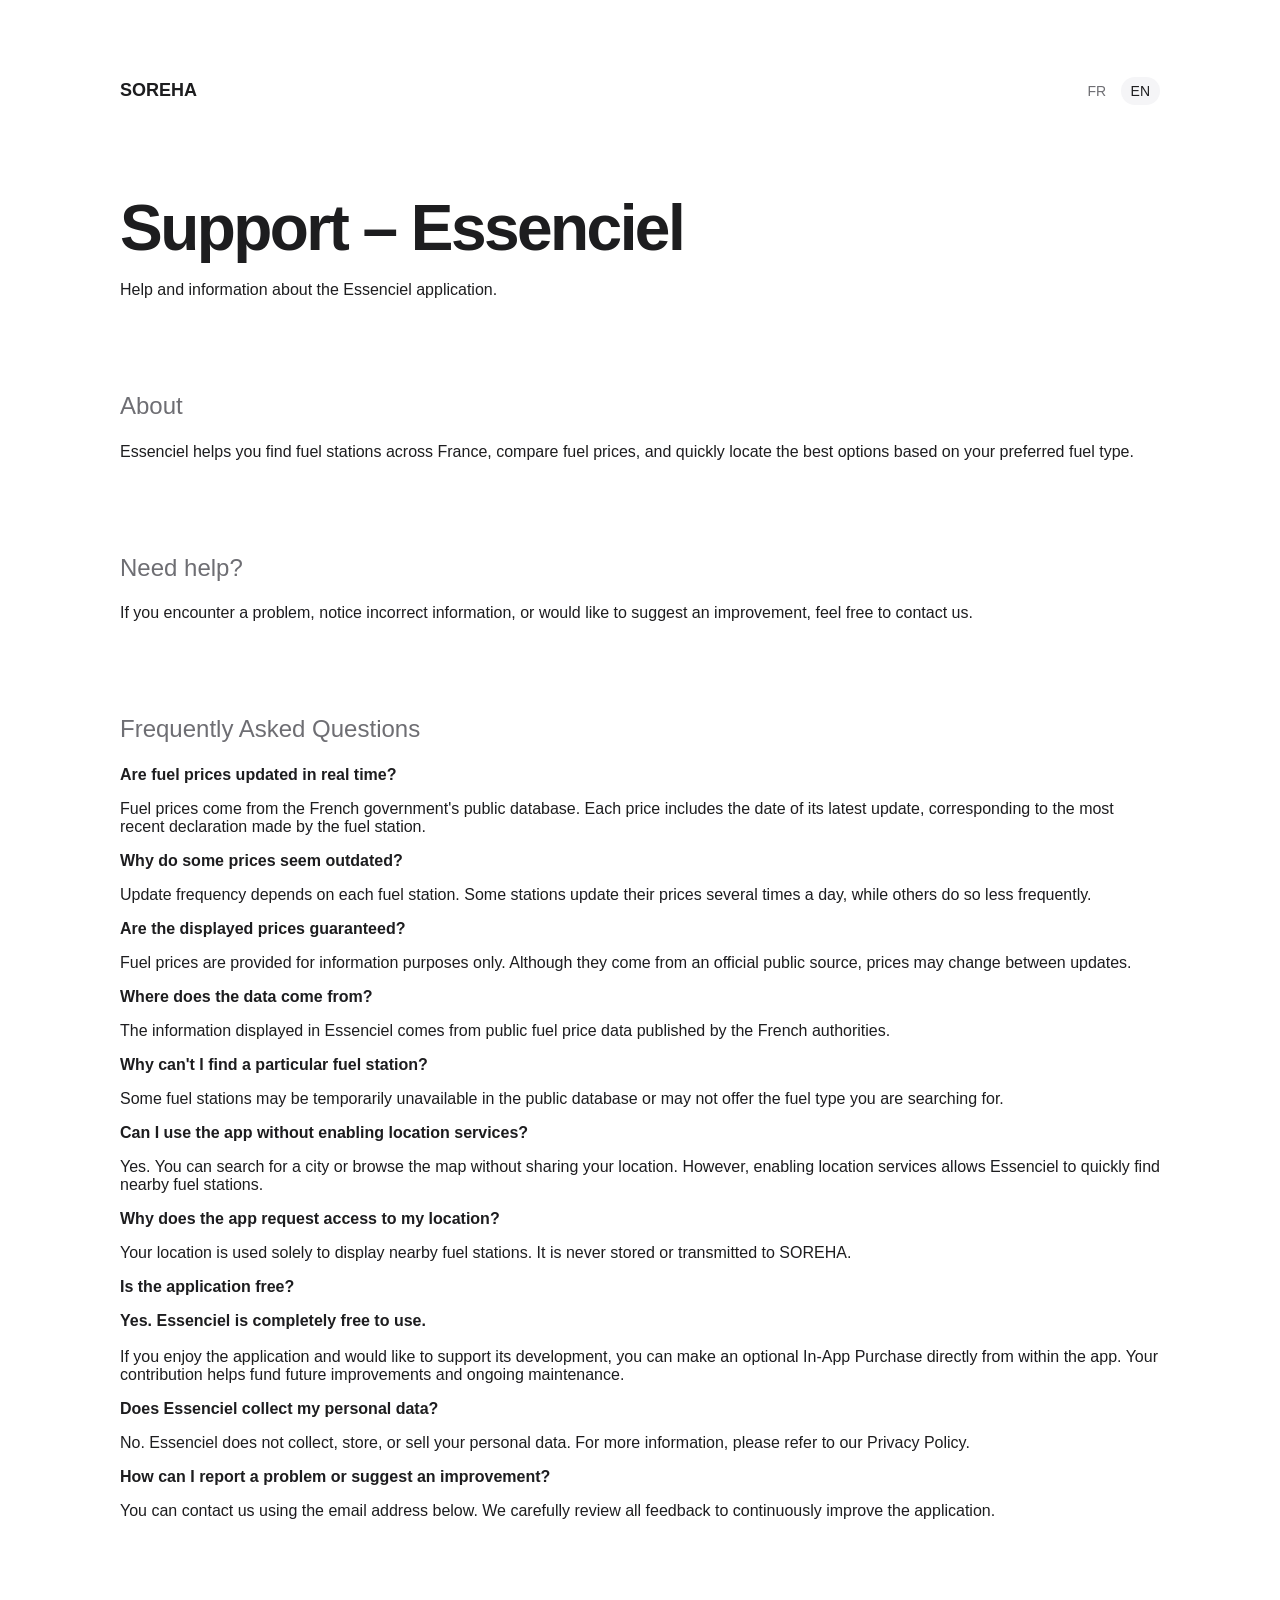
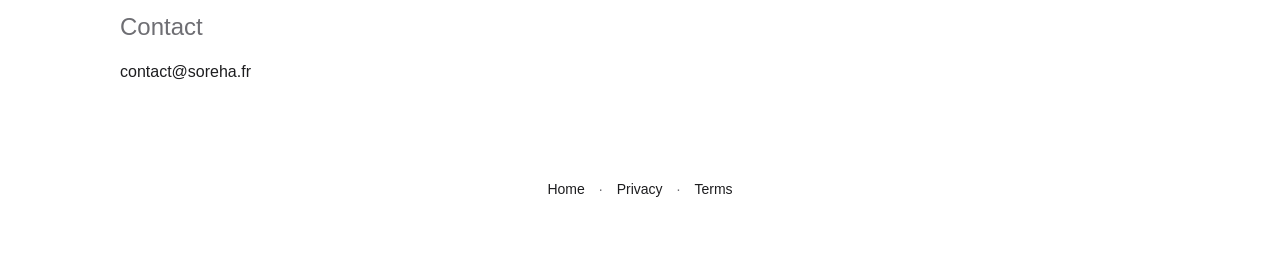
<file: apps/support-essenciel-en.html>
<!doctype html>
<html lang="en">

<head>
  <meta charset="utf-8">
  <meta name="viewport" content="width=device-width, initial-scale=1">
  <meta name="robots" content="index, follow">

  <title>Support – Essenciel</title>

  <meta name="description"
        content="Support page for the Essenciel iOS application.">

  <link rel="stylesheet" href="../style.css?v=20260708">
</head>

<body>

<div class="container">

  <!-- Header -->
  <header>

    <a class="logo" href="../index-en.html">SOREHA</a>

    <div class="lang">
      <a href="./support-essenciel.html">FR</a>
      <span class="active">EN</span>
    </div>

  </header>

  <!-- Content -->
  <h1>Support – Essenciel</h1>

  <p class="meta">
    Help and information about the Essenciel application.
  </p>

  <div class="section">

    <h2>About</h2>

    <p>
      Essenciel helps you find fuel stations across France, compare fuel prices,
      and quickly locate the best options based on your preferred fuel type.
    </p>

  </div>

  <div class="section">

    <h2>Need help?</h2>

    <p>
      If you encounter a problem, notice incorrect information, or would like
      to suggest an improvement, feel free to contact us.
    </p>

  </div>

  <div class="section">

    <h2>Frequently Asked Questions</h2>

    <p><strong>Are fuel prices updated in real time?</strong></p>

    <p>
      Fuel prices come from the French government's public database.
      Each price includes the date of its latest update, corresponding to the
      most recent declaration made by the fuel station.
    </p>

    <p><strong>Why do some prices seem outdated?</strong></p>

    <p>
      Update frequency depends on each fuel station.
      Some stations update their prices several times a day, while others do so
      less frequently.
    </p>

    <p><strong>Are the displayed prices guaranteed?</strong></p>

    <p>
      Fuel prices are provided for information purposes only.
      Although they come from an official public source, prices may change
      between updates.
    </p>

    <p><strong>Where does the data come from?</strong></p>

    <p>
      The information displayed in Essenciel comes from public fuel price data
      published by the French authorities.
    </p>

    <p><strong>Why can't I find a particular fuel station?</strong></p>

    <p>
      Some fuel stations may be temporarily unavailable in the public database
      or may not offer the fuel type you are searching for.
    </p>

    <p><strong>Can I use the app without enabling location services?</strong></p>

    <p>
      Yes. You can search for a city or browse the map without sharing your
      location. However, enabling location services allows Essenciel to quickly
      find nearby fuel stations.
    </p>

    <p><strong>Why does the app request access to my location?</strong></p>

    <p>
      Your location is used solely to display nearby fuel stations.
      It is never stored or transmitted to SOREHA.
    </p>

    <p><strong>Is the application free?</strong></p>

    <p>
      <strong>Yes. Essenciel is completely free to use.</strong><br><br>

      If you enjoy the application and would like to support its development,
      you can make an optional In-App Purchase directly from within the app.
      Your contribution helps fund future improvements and ongoing maintenance.
    </p>

    <p><strong>Does Essenciel collect my personal data?</strong></p>

    <p>
      No. Essenciel does not collect, store, or sell your personal data.
      For more information, please refer to our Privacy Policy.
    </p>

    <p><strong>How can I report a problem or suggest an improvement?</strong></p>

    <p>
      You can contact us using the email address below.
      We carefully review all feedback to continuously improve the application.
    </p>

  </div>

  <div class="section">

    <h2>Contact</h2>

    <p>
      <a href="mailto:contact@soreha.fr?subject=Essenciel%20Support">
        contact@soreha.fr
      </a>
    </p>

  </div>

  <footer>

    <a href="../index-en.html">Home</a>
    <span>·</span>
    <a href="../privacy-policy-en.html">Privacy</a>
    <span>·</span>
    <a href="../terms-en.html">Terms</a>

  </footer>

</div>

</body>

</html>
</file>
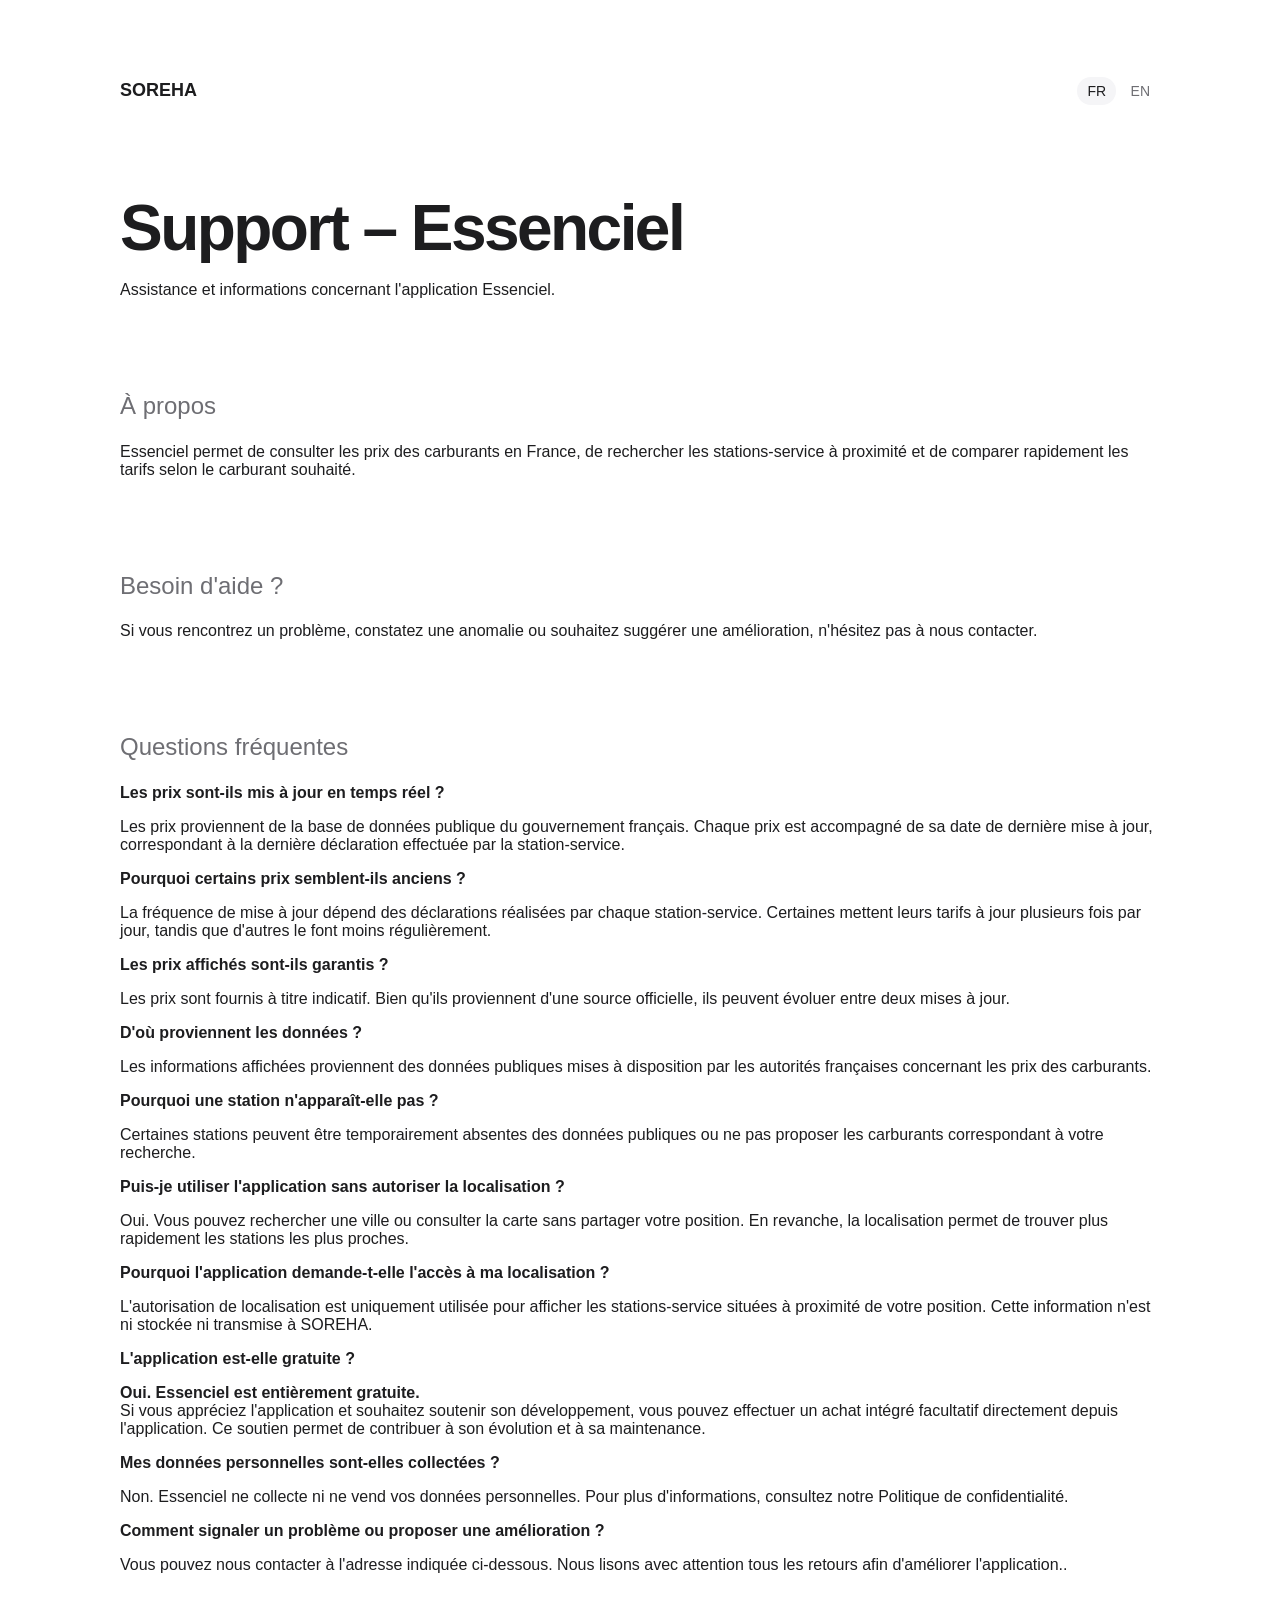
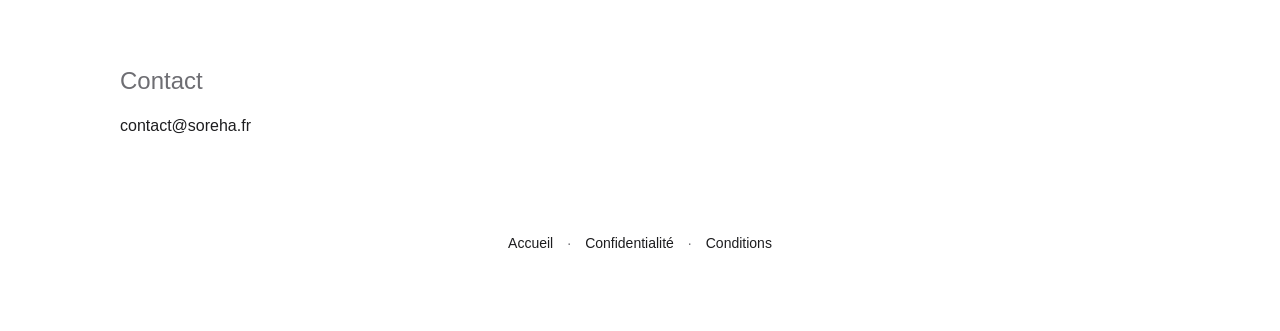
<file: apps/support-essenciel.html>
<!doctype html>
<html lang="fr">

<head>
  <meta charset="utf-8">
  <meta name="viewport" content="width=device-width, initial-scale=1">
  <meta name="robots" content="index, follow">

  <title>Support – Essenciel</title>

  <meta name="description"
        content="Support de l'application Essenciel.">

  <link rel="stylesheet" href="../style.css?v=20260708">
</head>

<body>

<div class="container">

  <!-- Header -->
  <header>

    <a class="logo" href="../index.html">SOREHA</a>

    <div class="lang">
      <span class="active">FR</span>
      <a href="./support-essenciel-en.html">EN</a>
    </div>

  </header>

  <!-- Content -->
  <h1>Support – Essenciel</h1>

  <p class="meta">
    Assistance et informations concernant l'application Essenciel.
  </p>

  <div class="section">

    <h2>À propos</h2>

    <p>
      Essenciel permet de consulter les prix des carburants en France,
      de rechercher les stations-service à proximité et de comparer rapidement
      les tarifs selon le carburant souhaité.
    </p>

  </div>

  <div class="section">

    <h2>Besoin d'aide&nbsp;?</h2>

    <p>
      Si vous rencontrez un problème, constatez une anomalie ou souhaitez
      suggérer une amélioration, n'hésitez pas à nous contacter.
    </p>

  </div>

  <div class="section">

    <h2>Questions fréquentes</h2>

    <p><strong>Les prix sont-ils mis à jour en temps réel&nbsp;?</strong></p>

    <p>
      Les prix proviennent de la base de données publique du gouvernement français. 
      Chaque prix est accompagné de sa date de dernière mise à jour, correspondant à la dernière déclaration effectuée par la station-service.
    </p>

    <p><strong>Pourquoi certains prix semblent-ils anciens&nbsp;?</strong></p>

    <p>
      La fréquence de mise à jour dépend des déclarations réalisées par chaque station-service. 
      Certaines mettent leurs tarifs à jour plusieurs fois par jour, tandis que d'autres le font moins régulièrement.
    </p>
    
    <p><strong>Les prix affichés sont-ils garantis&nbsp;?</strong></p>

    <p>
      Les prix sont fournis à titre indicatif. Bien qu'ils proviennent d'une source officielle, ils peuvent évoluer entre deux mises à jour.
    </p>

    <p><strong>D'où proviennent les données&nbsp;?</strong></p>

    <p>
      Les informations affichées proviennent des données publiques mises à disposition par les autorités françaises concernant les prix des carburants.
    </p>

    <p><strong>Pourquoi une station n'apparaît-elle pas&nbsp;?</strong></p>

    <p>
      Certaines stations peuvent être temporairement absentes des données publiques ou ne pas proposer les carburants correspondant à votre recherche.
    </p>    

    <p><strong>Puis-je utiliser l'application sans autoriser la localisation&nbsp;?</strong></p>

    <p>
      Oui. Vous pouvez rechercher une ville ou consulter la carte sans partager votre position. 
      En revanche, la localisation permet de trouver plus rapidement les stations les plus proches.
    </p> 

    <p><strong>Pourquoi l'application demande-t-elle l'accès à ma localisation&nbsp;?</strong></p>

    <p>
      L'autorisation de localisation est uniquement utilisée pour afficher les stations-service situées à proximité de votre position. 
      Cette information n'est ni stockée ni transmise à SOREHA.
    </p>

    <p><strong>L'application est-elle gratuite&nbsp;?</strong></p>

    <p>
      <b>Oui. Essenciel est entièrement gratuite.</b><br/>

      Si vous appréciez l'application et souhaitez soutenir son développement, vous pouvez effectuer un achat intégré facultatif directement depuis l'application. Ce soutien permet de contribuer à son évolution et à sa maintenance.
    </p>

    <p><strong>Mes données personnelles sont-elles collectées&nbsp;?</strong></p>

    <p>
      Non. Essenciel ne collecte ni ne vend vos données personnelles. Pour plus d'informations, consultez notre Politique de confidentialité.
    </p>

    <p><strong>Comment signaler un problème ou proposer une amélioration&nbsp;?</strong></p>

    <p>
      Vous pouvez nous contacter à l'adresse indiquée ci-dessous. Nous lisons avec attention tous les retours afin d'améliorer l'application..
    </p>

  </div>

  <div class="section">

    <h2>Contact</h2>

    <p>
      <a href="mailto:contact@soreha.fr?subject=Support%20Essenciel">
        contact@soreha.fr
      </a>
    </p>

  </div>

  <footer>

    <a href="../index.html">Accueil</a>
    <span>·</span>
    <a href="../privacy-policy.html">Confidentialité</a>
    <span>·</span>
    <a href="../terms.html">Conditions</a>

  </footer>

</div>

</body>

</html>
</file>
<file: style.css>
:root {
  --bg: #ffffff;
  --text: #1d1d1f;
  --secondary: #6e6e73;
  --border: #e5e5e5;
  --card: #ffffff;
  --surface: #f5f5f7;
  --link: #0066cc;
}

@media (prefers-color-scheme: dark) {
  :root {
    --bg: #000000;
    --text: #f5f5f7;
    --secondary: #a1a1a6;
    --border: #2c2c2e;
    --card: #1c1c1e;
    --surface: #1c1c1e;
    --link: #2997ff;
  }
}

body {
  margin: 0;
  font-family:
    -apple-system,
    BlinkMacSystemFont,
    "SF Pro Text",
    sans-serif;

  background: var(--bg);
  color: var(--text);

  -webkit-font-smoothing: antialiased;
  transition: background 0.25s ease, color 0.25s ease;
}

/* Layout */
.container {
  max-width: 1040px;
  margin: 0 auto;
  padding: 80px 24px;
}

/* Header */
header {
  display: flex;
  justify-content: space-between;
  align-items: center;
  margin-bottom: 90px;
}

.logo {
  font-size: 18px;
  font-weight: 600;
  color: var(--text);
  text-decoration: none;
}

/* Lang */
.lang a,
.lang span {
  font-size: 14px;
  color: var(--secondary);
  text-decoration: none;
  padding: 6px 10px;
  border-radius: 999px;
}

.lang .active {
  background: var(--surface);
  color: var(--text);
}

/* HERO */
.hero {
  text-align: center;
  margin-bottom: 110px;
}

h1 {
  font-size: clamp(44px, 6vw, 64px);
  letter-spacing: -0.04em;
  margin: 0;
}

h2 {
  font-size: 24px;
  font-weight: 400;
  color: var(--secondary);
  margin-top: 18px;
  line-height: 1.4;
}

.hero p {
  max-width: 720px;
  margin: 30px auto 0;
  color: var(--secondary);
  font-size: 18px;
}

/* Cards */
.cards {
  display: grid;
  grid-template-columns: repeat(auto-fit, minmax(240px, 1fr));
  gap: 18px;
  margin-top: 40px;
}

.card {
  background: var(--card);
  border: 1px solid var(--border);
  border-radius: 22px;
  padding: 26px;
  text-align: center;
  transition: transform 0.2s ease, box-shadow 0.2s ease;
}

.card:hover {
  transform: translateY(-4px);
  box-shadow: 0 5px 12px rgba(0, 0, 0, 0.25);
}

.card h3 {
  margin: 0 0 10px;
  font-size: 18px;
}

.card p {
  color: var(--secondary);
  font-size: 15px;
}

/* Sections */
.section {
  margin-top: 90px;
}

/* Links */
a {
  color: var(--text);
  text-decoration: none;
  transition: opacity 0.2s ease, transform 0.2s ease;
}

a:hover {
  opacity: 0.6;
  transform: translateY(-1px);
}

/* Footer */
footer {
  margin-top: 100px;
  display: flex;
  justify-content: center;
  gap: 14px;
  color: var(--secondary);
  font-size: 14px;
}

.button {
  display: inline-block;
  margin-top: 10px;
  padding: 10px 16px;
  border-radius: 999px;
  background: #333;
  color: #fff;
  text-decoration: none;
  font-size: 14px;
}

.button:hover {
  opacity: .8;
}

.app-icon {
  width: 64px;
  height: 64px;
  display: block;

  margin: 0 auto 18px;

  border-radius: 16px;

  border: 1px solid rgba(0, 0, 0, 0.06);

  box-shadow:
    0 4px 12px rgba(0, 0, 0, 0.08),
    0 1px 2px rgba(0, 0, 0, 0.04);
}

@media (prefers-color-scheme: dark) {

  .app-icon {
    border-color: rgba(255, 255, 255, 0.08);

    box-shadow:
      0 4px 12px rgba(0, 0, 0, 0.35),
      0 1px 2px rgba(0, 0, 0, 0.25);
  }

}

.app-header {
  text-align: center;
  padding: 40px 0 10px;
}

.app-icon-large {
  width: 96px;
  height: 96px;
  border-radius: 22px;
  display: block;
  margin: 0 auto 18px;

  box-shadow: 0 10px 25px rgba(0, 0, 0, 0.12);
}

.app-title {
  font-size: 34px;
  margin: 0;
  letter-spacing: -0.5px;
}

.app-subtitle {
  color: #666;
  margin-top: 8px;
  font-size: 16px;
}

.cta {
    display: flex;
    flex-direction: column;
    align-items: center;
    gap: 14px;
    margin-top: 32px;
}

.support-link {
    font-size: 0.95rem;
    color: var(--secondary-text);
    text-decoration: none;
    transition: color .2s ease;
}

.support-link:hover {
    color: var(--text);
}

.app-links {
    display: flex;
    gap: 12px;
    justify-content: center;
    flex-wrap: wrap;
    font-size: .9rem;
}

.app-links a {
    color: var(--secondary-text);
    text-decoration: none;
}

.app-links a:hover {
    color: var(--text);
}

.app-store {
  display: inline-block;
  margin-top: 10px;
  padding: 10px 16px;
  border-radius: 999px;
  background: #111;
  color: #fff;
  text-decoration: none;
  font-size: 14px;
}

.screens {
  display: grid;
  grid-template-columns: repeat(auto-fit, minmax(220px, 1fr));
  gap: 18px;
  margin-top: 40px;
}

.screens img {
  width: 100%;
  border-radius: 16px;
  box-shadow: 0 10px 30px rgba(0, 0, 0, 0.08);
}

.back {
  display: inline-block;
  margin-top: 20px;
  color: #666;
  text-decoration: none;
  font-size: 14px;
}

.back:hover {
  opacity: 0.7;
}


.features {
  margin-top: 56px;
}

.features h2 {
  font-size: 1.5rem;
  font-weight: 600;
  margin-bottom: 18px;
  letter-spacing: -0.02em;
}

.features-grid {
  display: grid;
  grid-template-columns: repeat(auto-fit, minmax(240px, 1fr));
  gap: 14px;
}

/* Card style Apple-like */
.feature {
  display: flex;
  gap: 14px;
  padding: 16px 16px;
  border-radius: 16px;

  background: rgba(255, 255, 255, 0.6);
  border: 1px solid rgba(0, 0, 0, 0.06);

  backdrop-filter: blur(10px);
  -webkit-backdrop-filter: blur(10px);

  transition: transform 0.15s ease, box-shadow 0.15s ease;
}

.feature:hover {
  transform: translateY(-2px);
  box-shadow: 0 8px 24px rgba(0, 0, 0, 0.08);
}

.feature-icon {
  width: 32px;
  height: 32px;
  display: flex;
  align-items: center;
  justify-content: center;

  border-radius: 10px;
  background: rgba(0, 0, 0, 0.4);
  flex-shrink: 0;
}

.feature-icon img {
  width: 20px;
  height: 20px;
  object-fit: contain;
  display: block;
}

.feature h3 {
  margin: 0;
  font-size: 1rem;
  font-weight: 600;
  letter-spacing: -0.01em;
}

.feature p {
  margin: 4px 0 0;
  font-size: 0.92rem;
  opacity: 0.65;
  line-height: 1.3;
}

.feature-symbol {
  width: 20px;
  height: 20px;
  object-fit: contain;
  display: block;
}

.title-row {
  display: flex;
  align-items: center;
  justify-content: center;
  gap: 10px;
  flex-wrap: wrap;
}


.badge-free {
  font-size: 0.8rem;
  font-weight: 600;
  padding: 4px 10px;
  border-radius: 999px;

  background: rgba(0, 122, 255, 0.12);
  color: rgb(0, 122, 255);

  border: 1px solid rgba(0, 122, 255, 0.25);
  letter-spacing: -0.01em;
}
</file>
